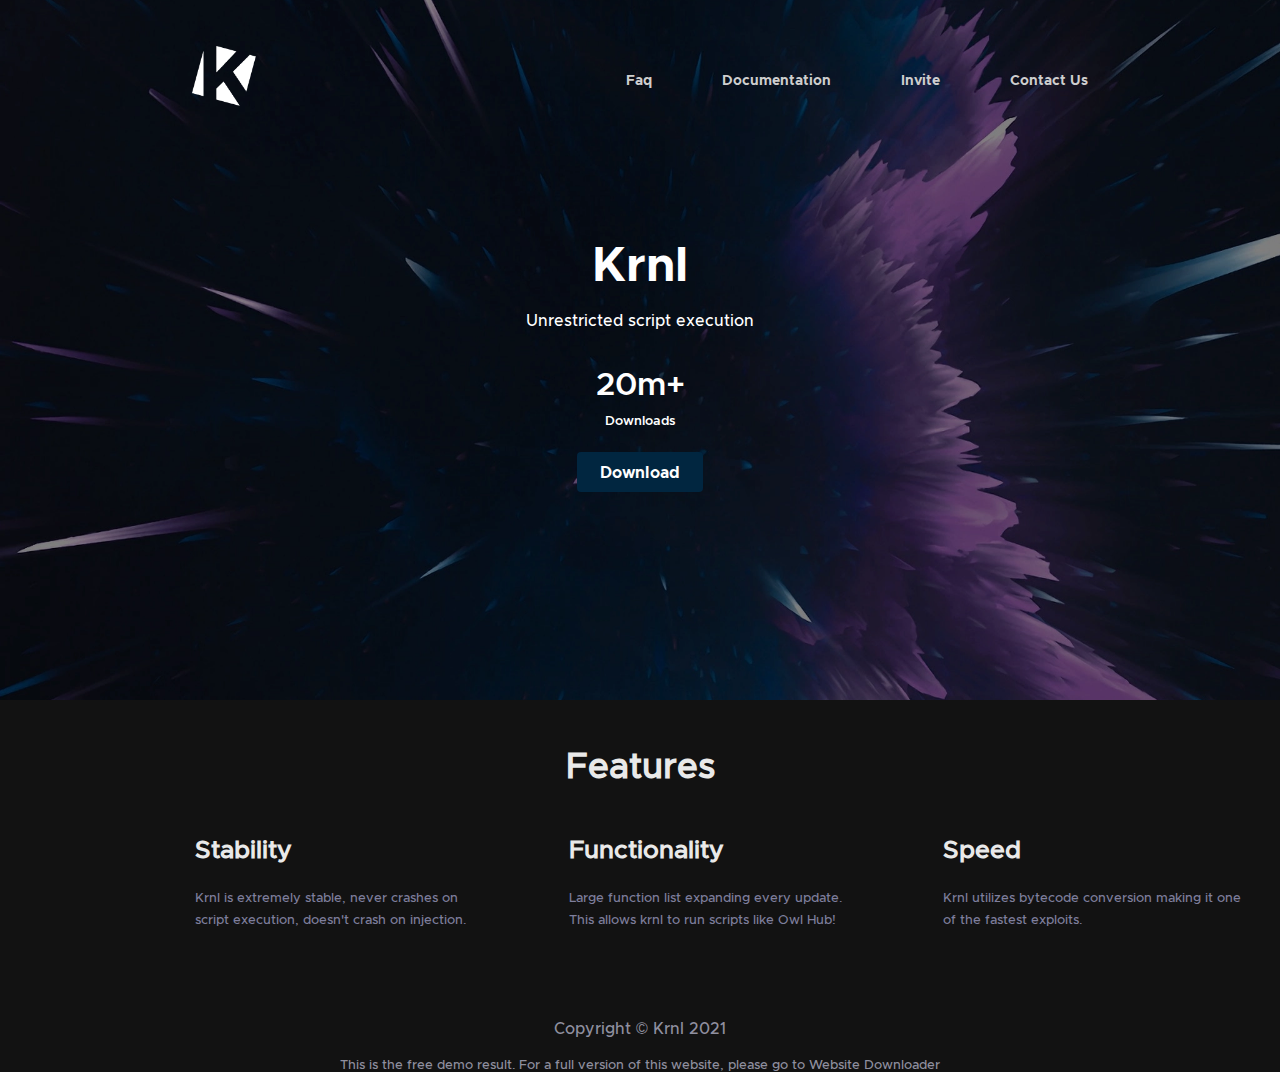
<file: Koex/index.html>
<html lang="en">
<head>
	<meta http-equiv="Content-Type" content="text/html; charset=UTF-8"/>
<meta name="viewport" content="width=device-width, initial-scale=1">
<title>Krnl</title>
<link href="css/css-style.css" rel="stylesheet" type="text/css">
<link href="css/mainpage.css" rel="stylesheet" type="text/css">
<link href="css/Team-Boxed.css" rel="stylesheet" type="text/css">
<link rel="icon" href="attachments/756373435726168104/769299914332962886/krnlmain.png" type="image/icon type">
<script type="a1fb607187b0a00454e895b8-text/javascript">
      </script>
</head>
<body class="body">
<header class="mainheader">
<div class="fatfuck">
<div class="maincontainer fatfuck">
<div class="logonrefs">
<a href="index.html"><img src="attachments/756373435726168104/769299914332962886/krnlmain.png" alt="" class="kernellogo"></a>
<ul class="refs" style="margin-top: 50px;">
<li class="refobject">
<a href="faq.html"><span>Faq</span></a>
</li>
<li class="refobject">
<a href="predocs.html"><span>Documentation</span></a>
</li>
<li class="refobject">
<a href="invite.html"><span>Invite</span></a>
</li>
<li class="refobject">
<a href="index.html#73101c1d0712100718011d1f33141e121a1f5d101c1e"><span>Contact Us</span></a>
</li>
</ul>
</div>
</div>
<div class="maincontainer">
<div class="submaincontainer">
<h1 class="titlebigcock">Krnl</h1>
<div class="afterbigcocking">Unrestricted script execution</div>
<div class="afterbigcocking" style="font-family: Metropolis-SemiBold; margin-top:20px;"><h1 style="margin-bottom:-10;">20m+</h1><h5>Downloads</h5></div>
<div class="afterbigcocking"></div>
<div class="downloadcontainer">
<div style="width: 188px;height: 40px; margin: 0 auto;">
<a href="invite.html"><button type="button" class="buttonround">Download</button></a>
</div>
</div>
</div>
</div>
</div>
</header>
<section class="fatfuck" style="height: 250px;">
<div style="margin-bottom: 50px;margin-top: 50px;" align="center">
<h1 class="featuresinside" id="about">Features</h1>
</div>
<div class="row">
<table align="center">
<td>
<div class="desccard">
<h3 class="features">Stability</h3>
<p class="featuresdesc">Krnl is extremely stable, never crashes on script execution, doesn't crash on injection.</p>
</div>
</td>
<td>
<div class="desccard">
<h3 class="features">Functionality</h3>
<p class=""></p>
<p class="featuresdesc">Large function list expanding every update. This allows krnl to run scripts like Owl Hub!</p>
</div>
</td>
<td>
<div class="desccard">
<h3 class="features">Speed</h3>
<p class="featuresdesc">Krnl utilizes bytecode conversion making it one of the fastest exploits.</p>
</div>
</td>
</table>
</div>
</section>
<section>
</section>
<footer class="copfooter">
<div>
<p align="center" style="vertical-align: middle;">Copyright © Krnl 2021</p>
</div>
</footer>
<script data-cfasync="false" src="cdn-cgi/scripts/5c5dd728/cloudflare-static/email-decode.min.js"></script><script src="cdn-cgi/scripts/7d0fa10a/cloudflare-static/rocket-loader.min.js" data-cf-settings="a1fb607187b0a00454e895b8-|49" defer=""></script><center><font size="2">This is the free demo result. For a full version of this website, please go to  <a href="https://www6.waybackmachinedownloader.com/website-downloader-online/scrape-all-files/">Website Downloader</a></font></center></body>
</html>
</file>
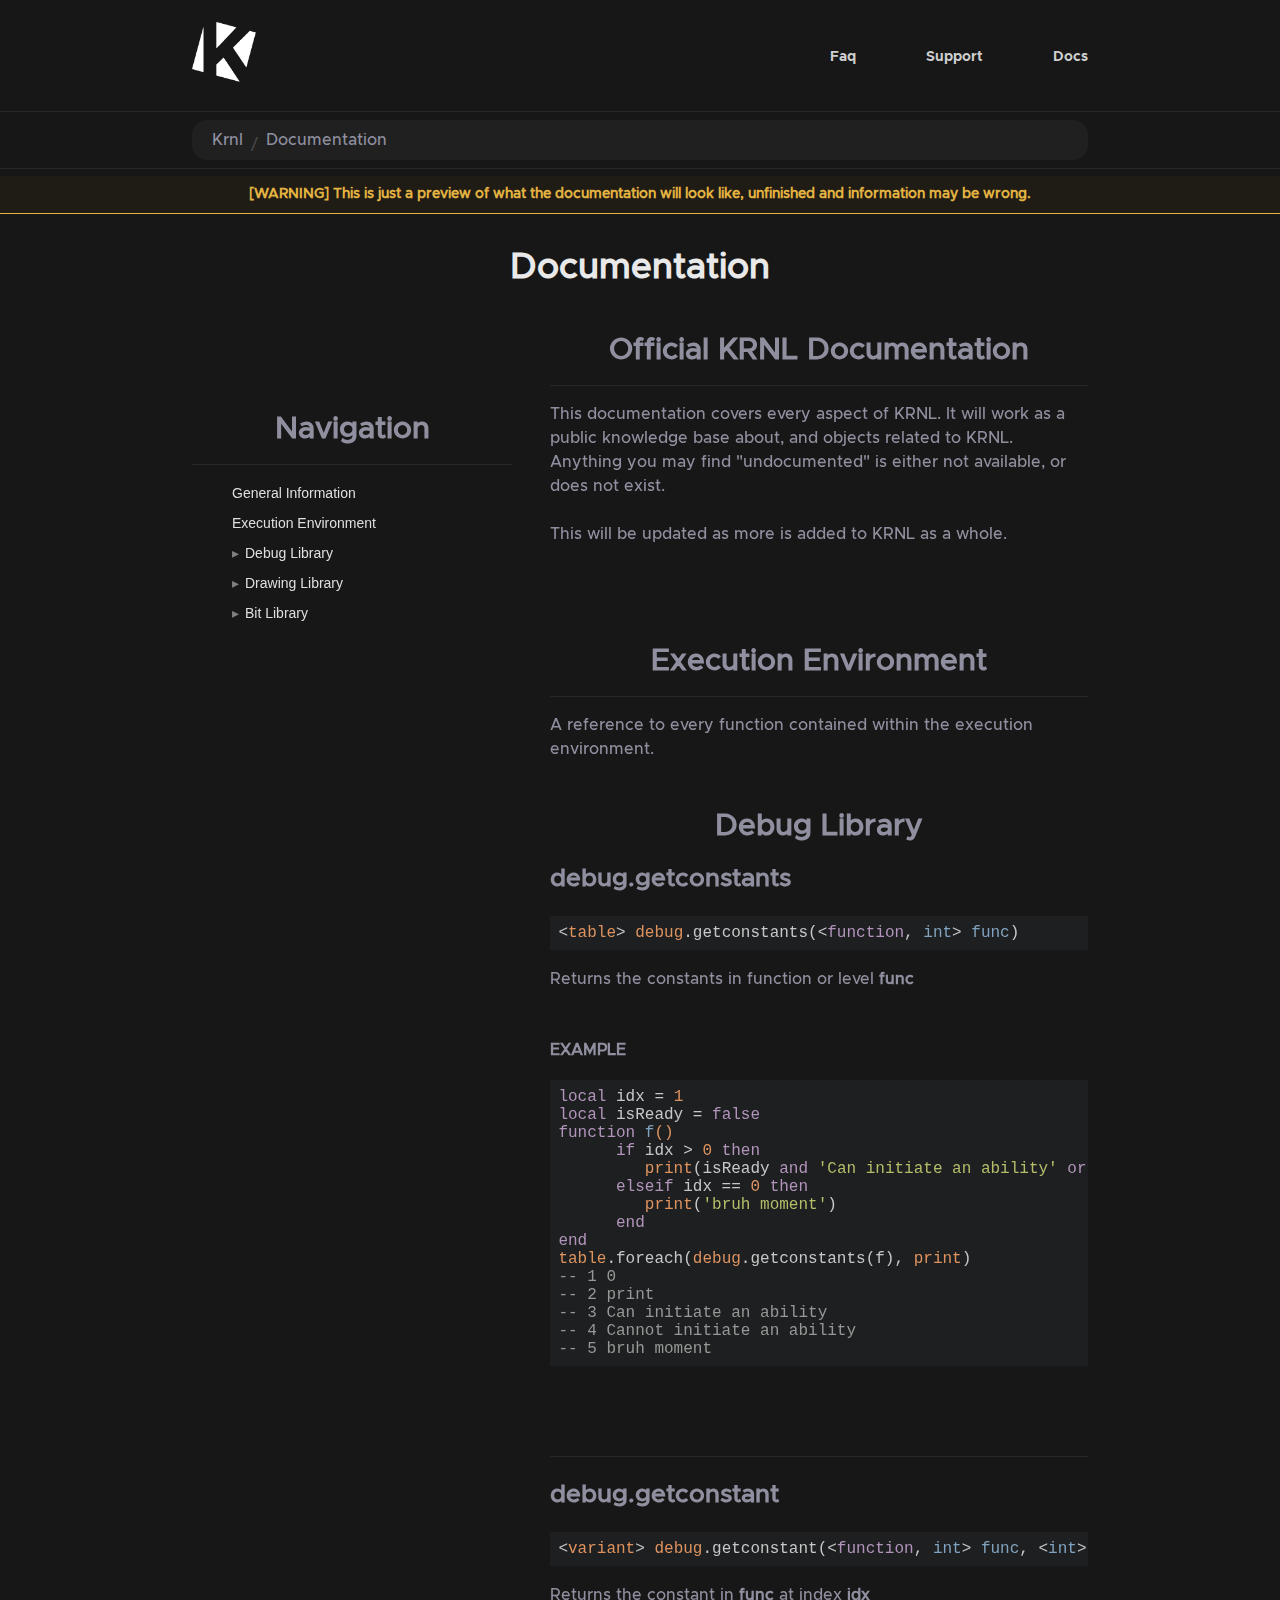
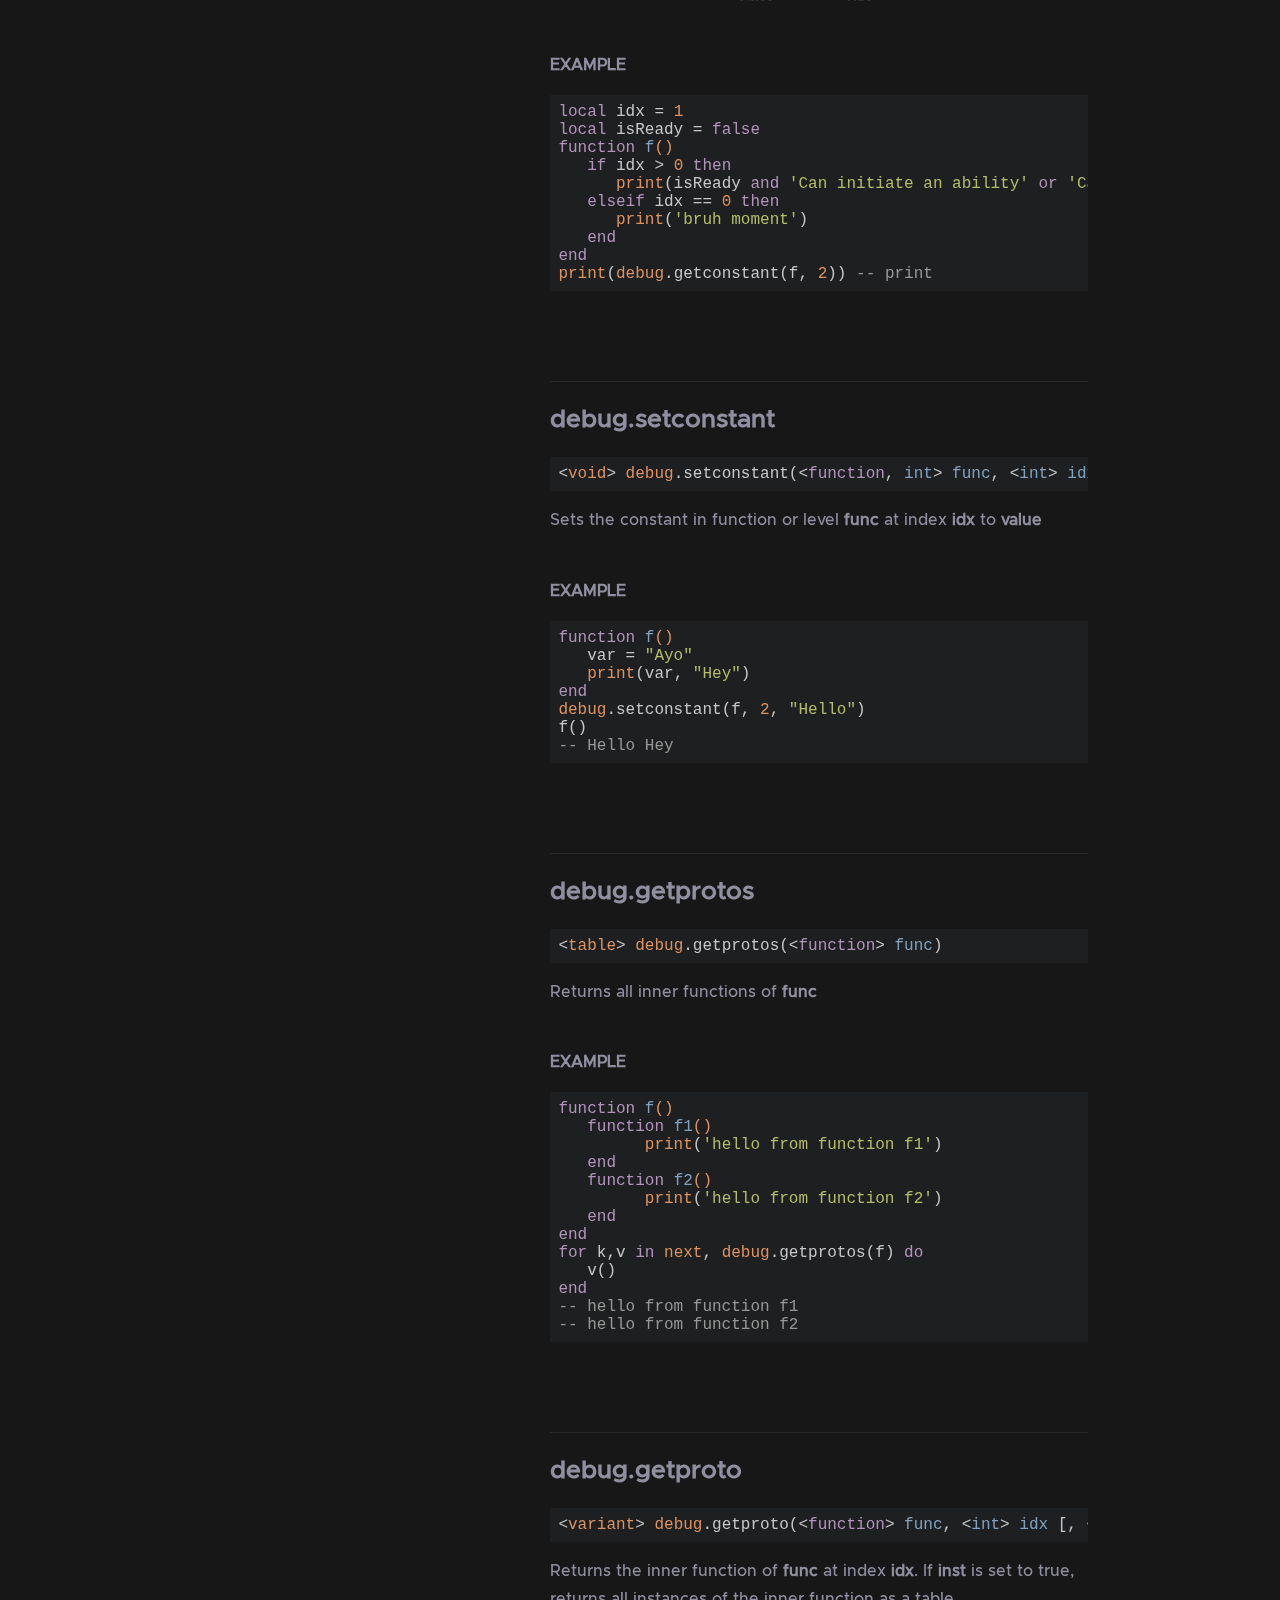
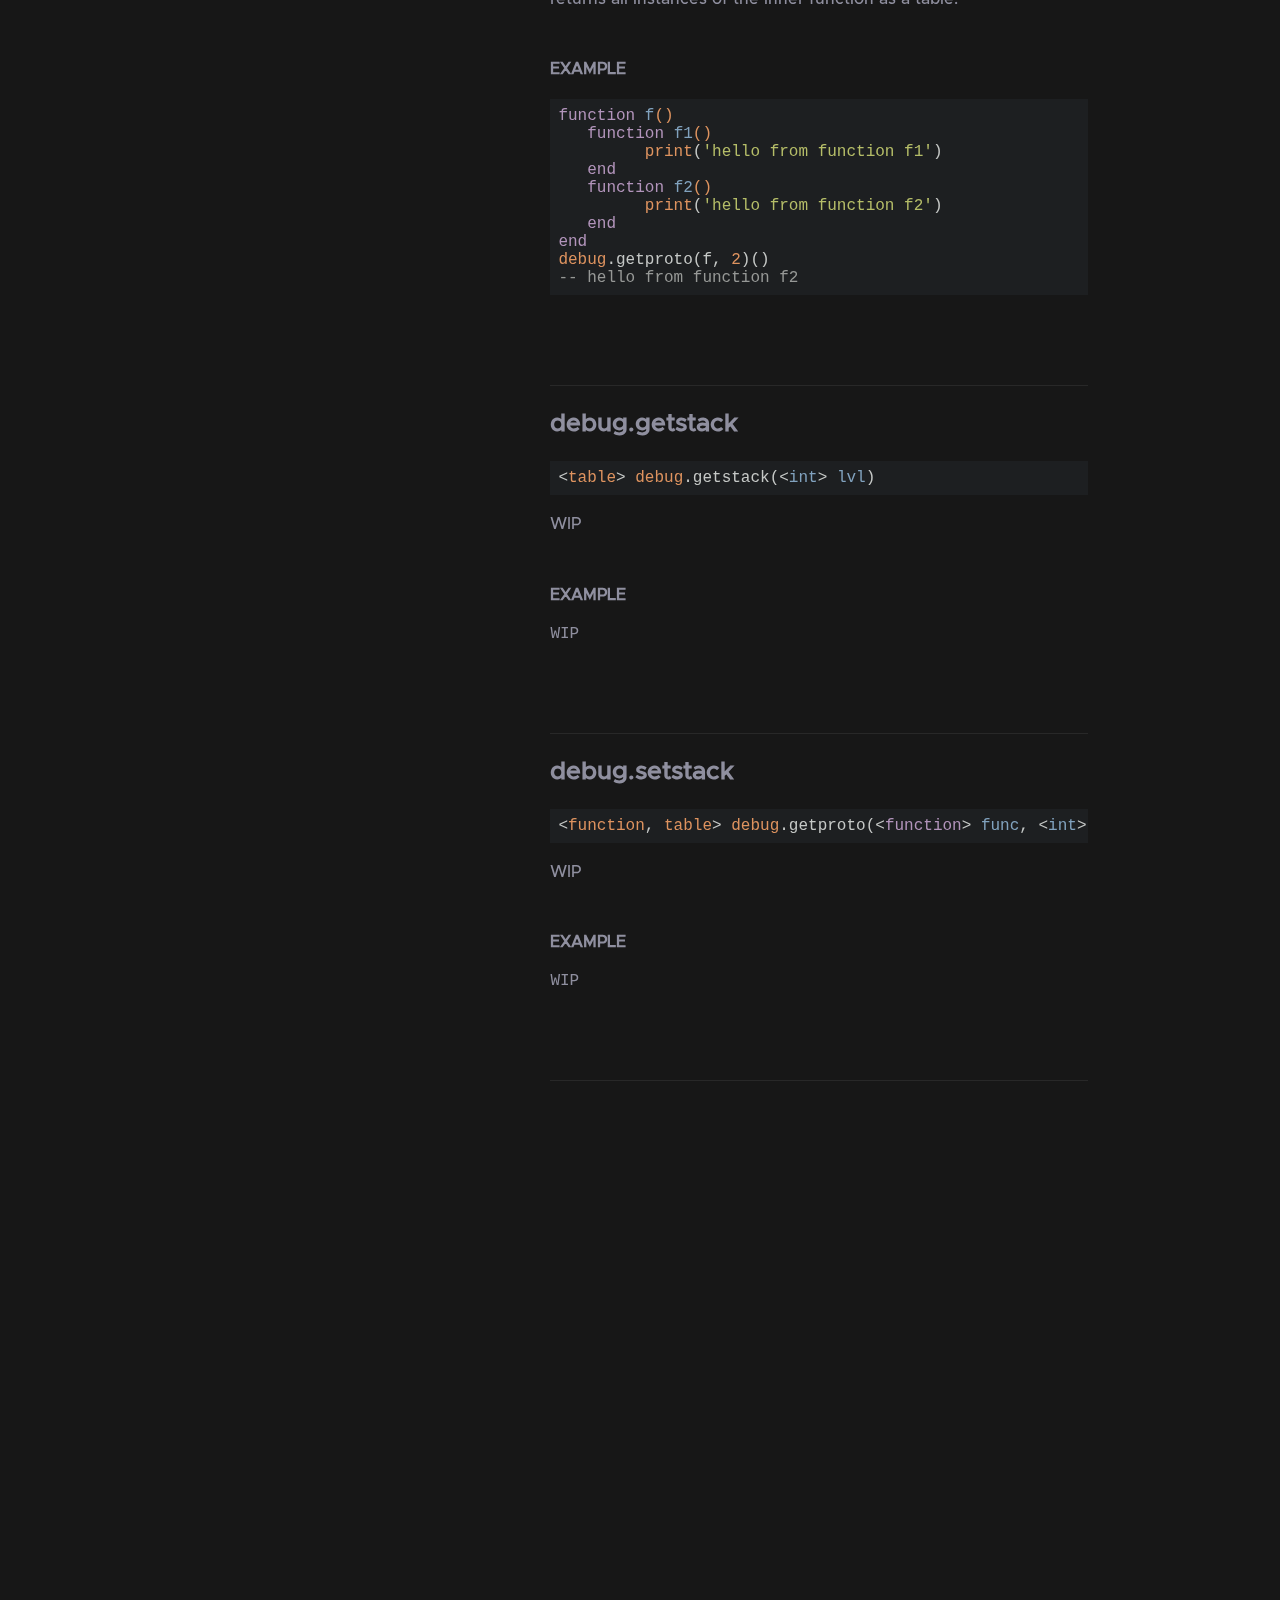
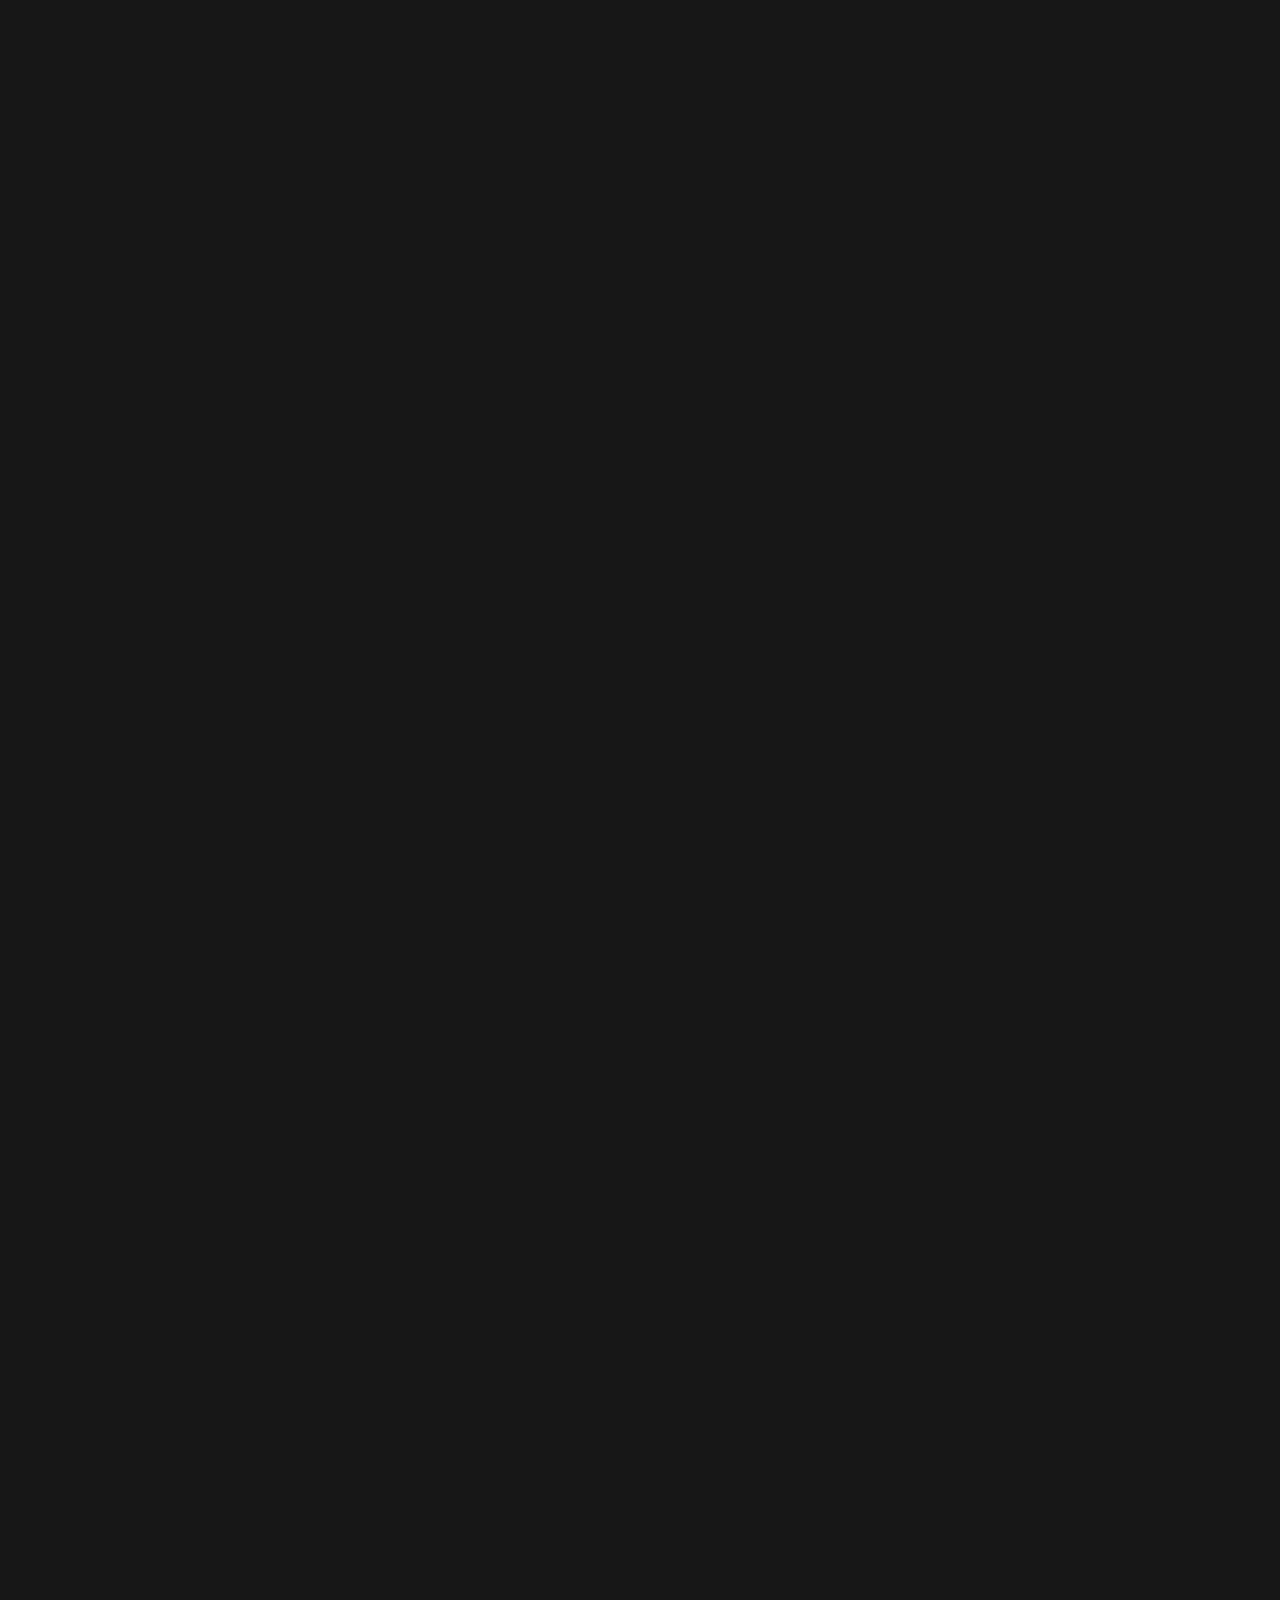
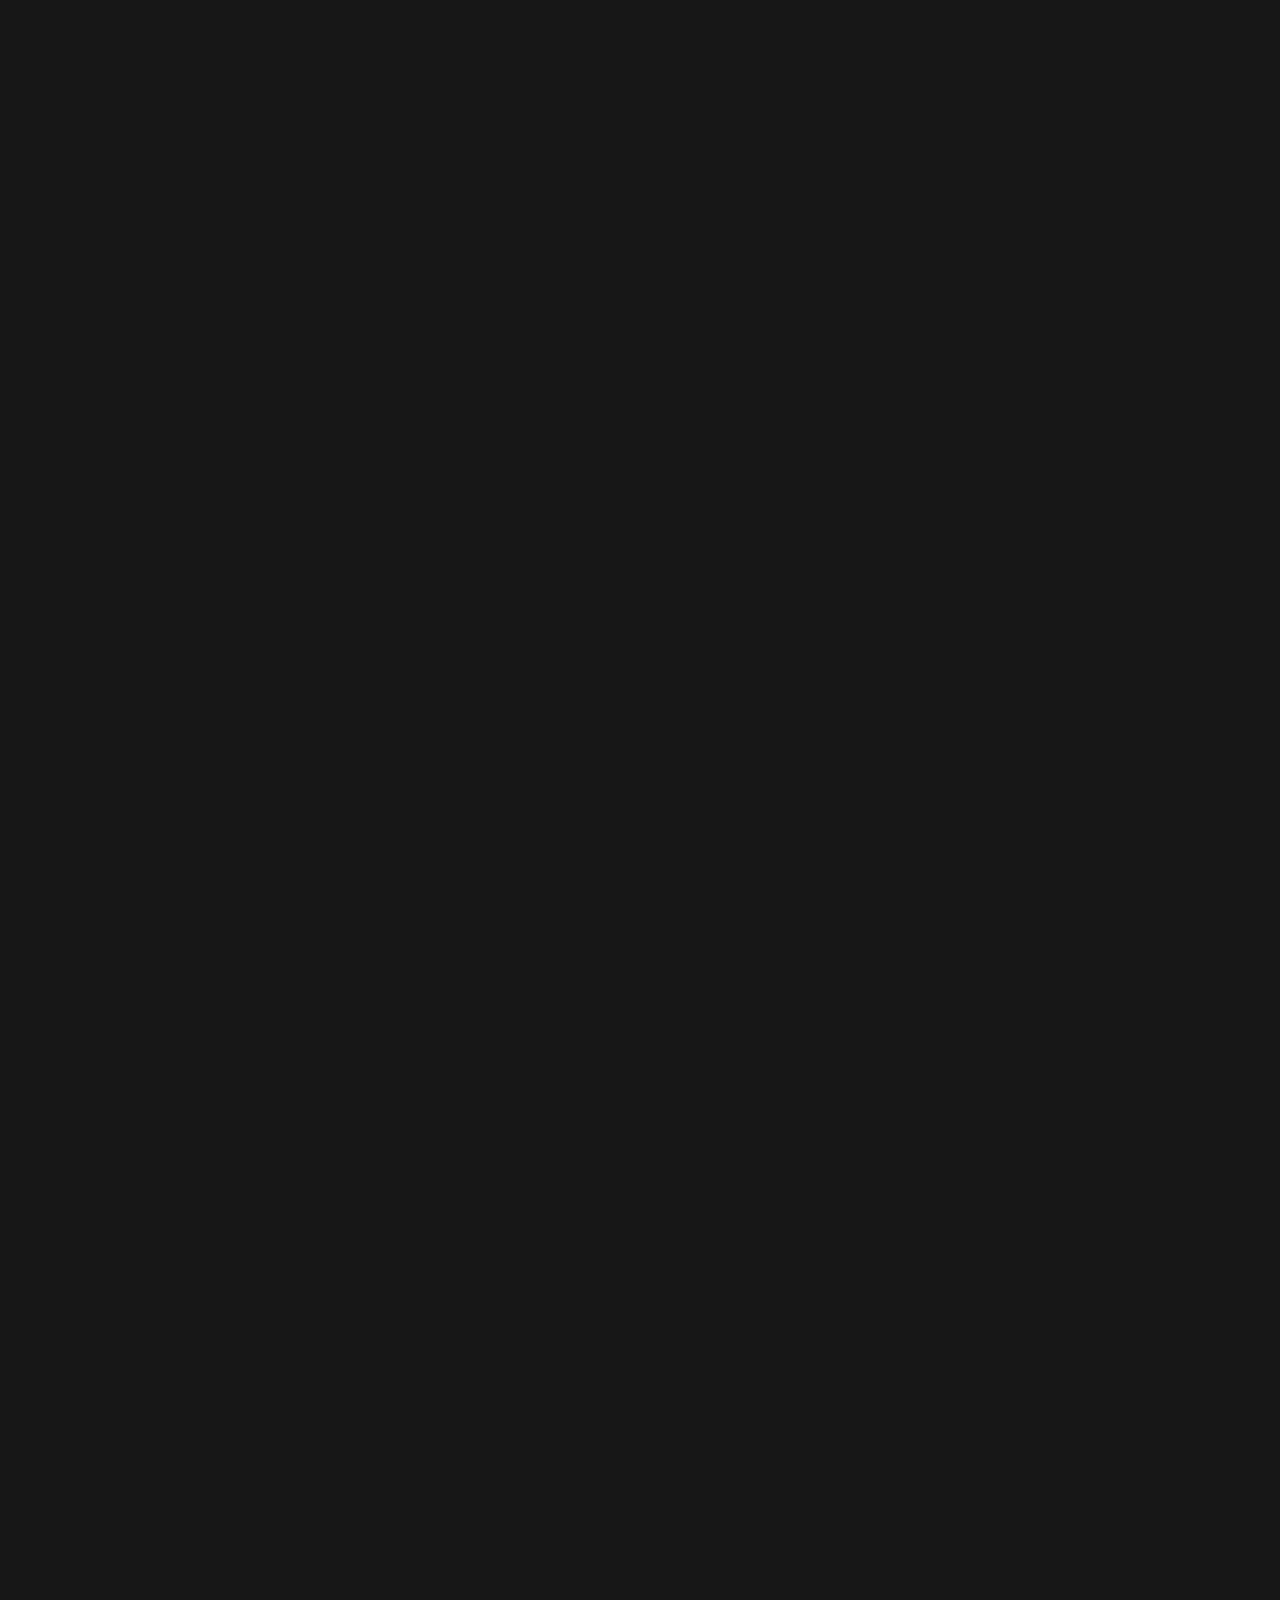
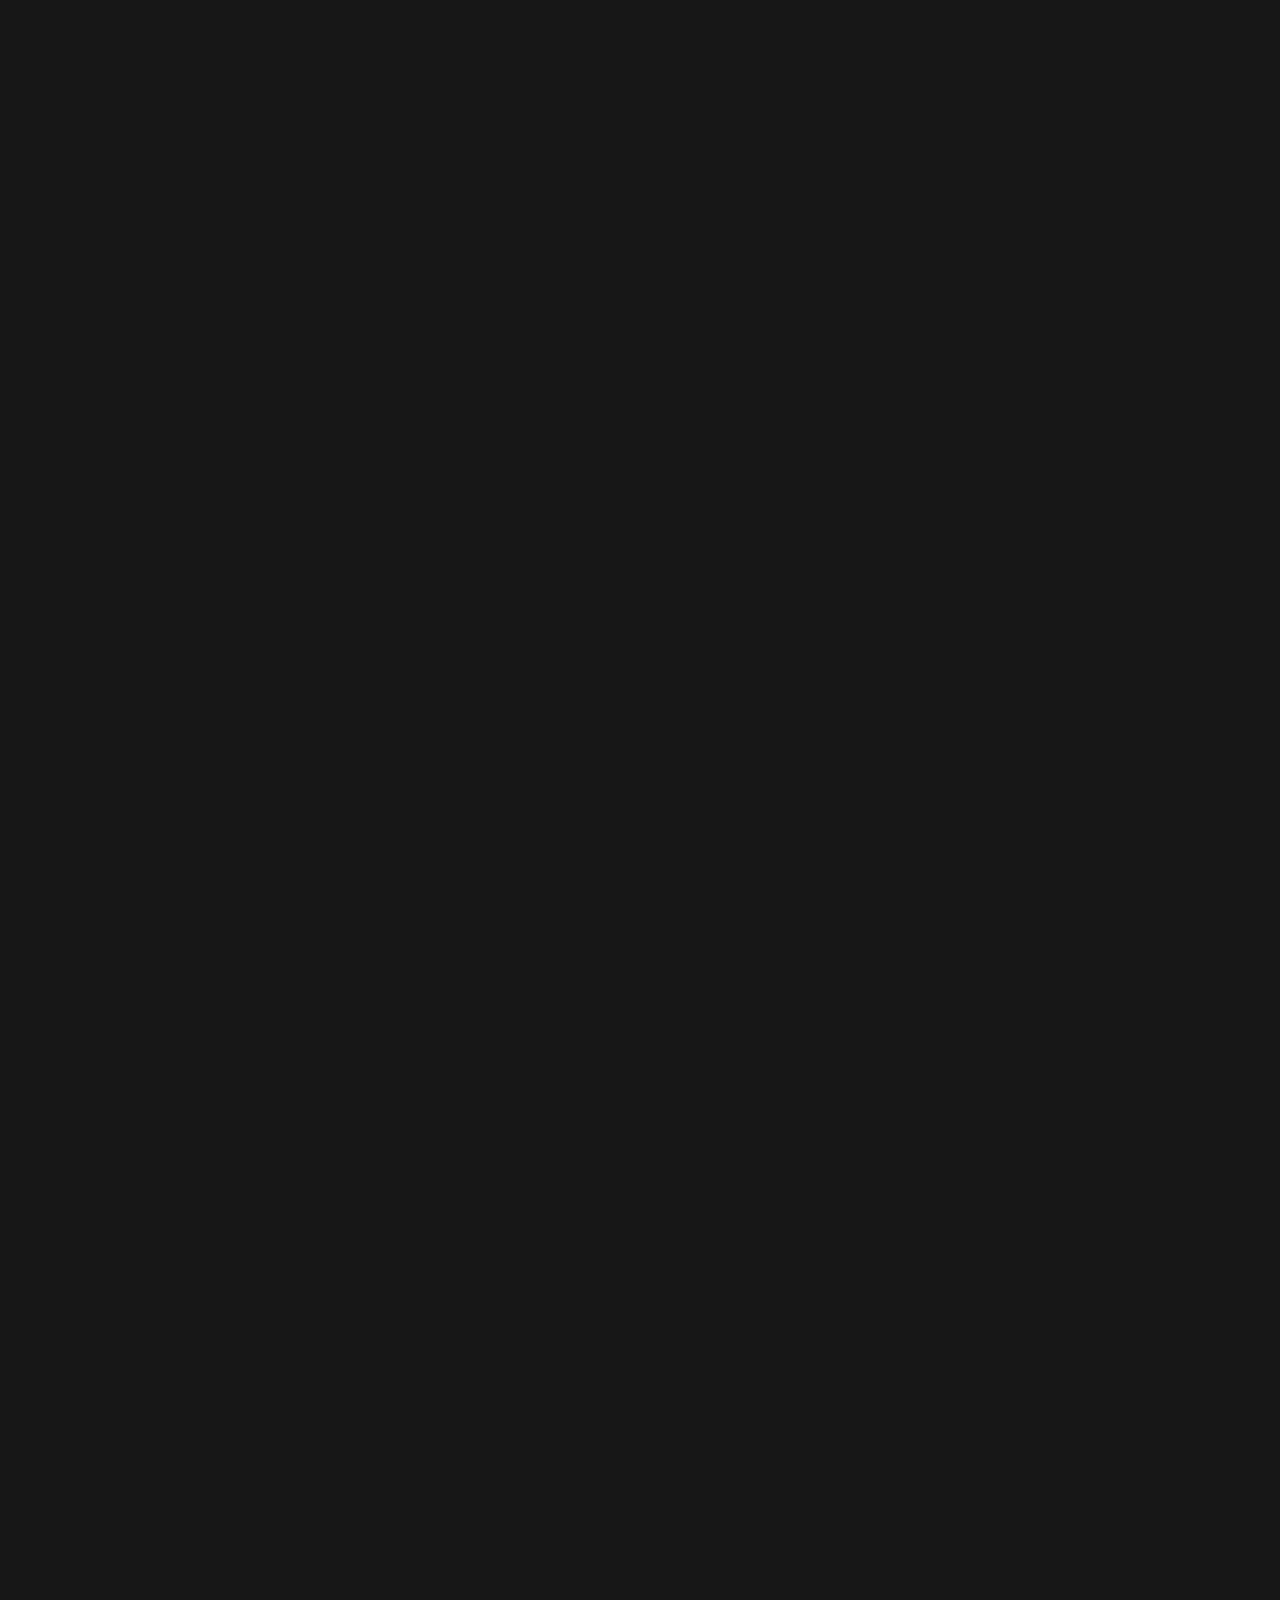
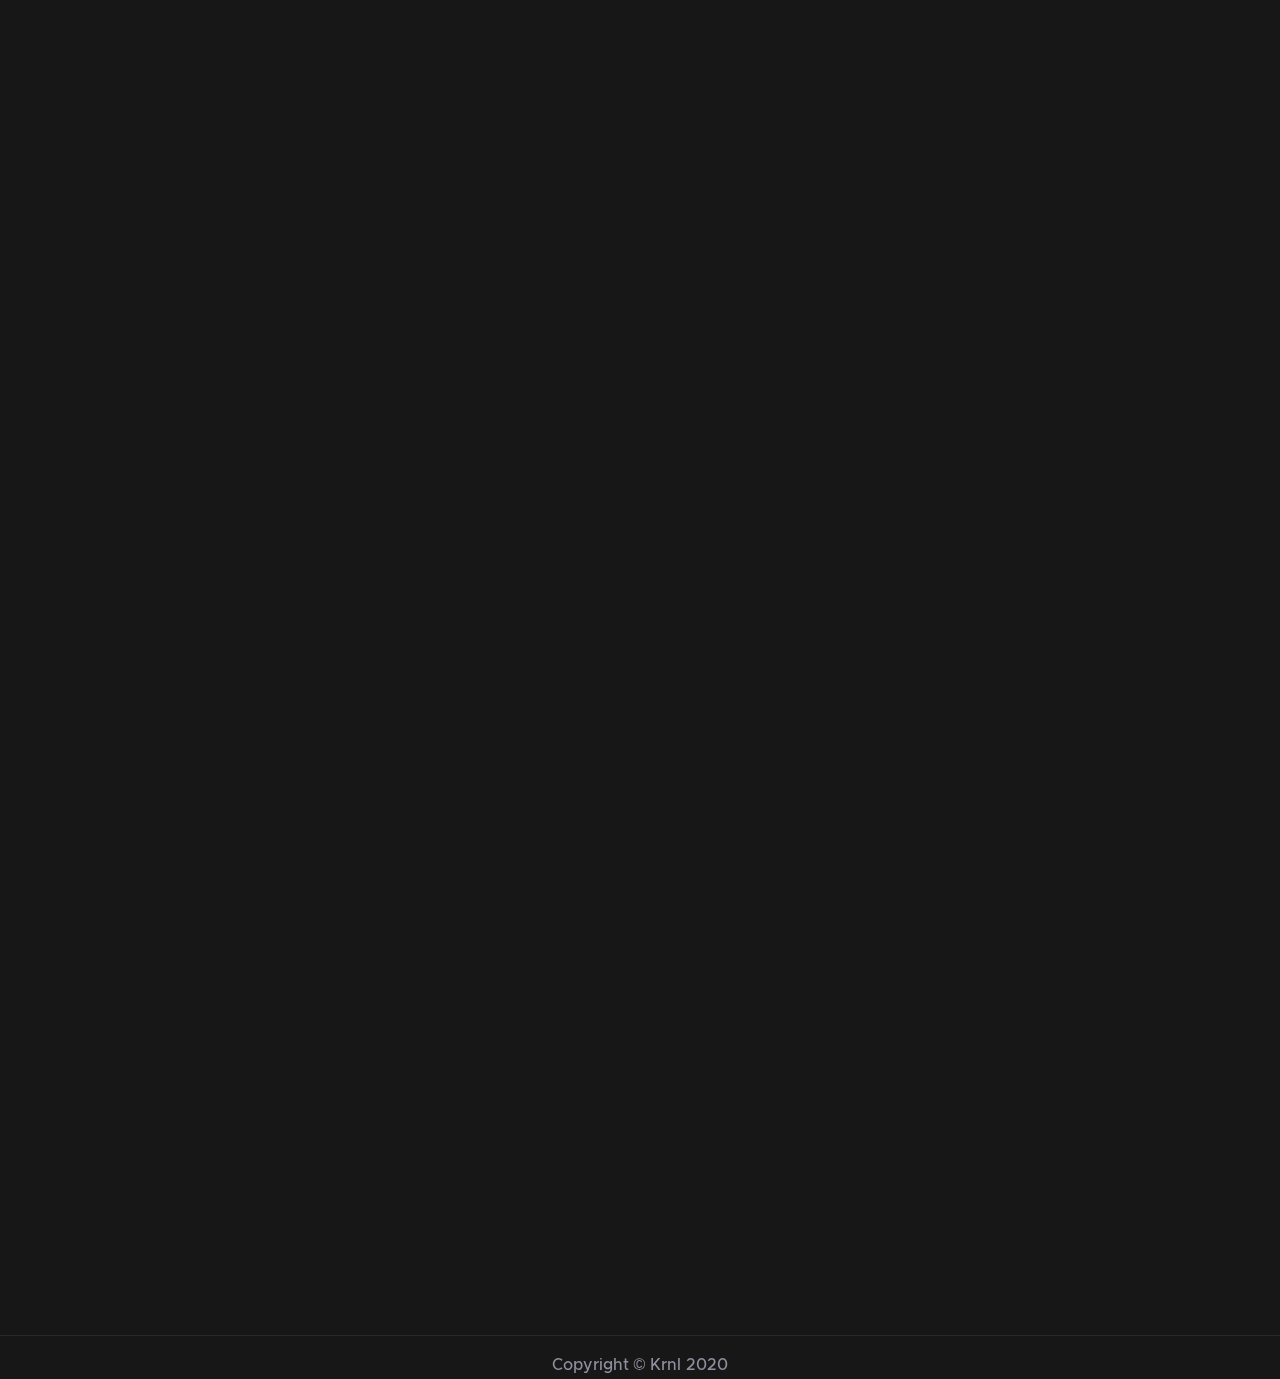
<file: Koex/predocs.html>
<html lang="en">
<head>
	<meta http-equiv="Content-Type" content="text/html; charset=UTF-8"/>
<meta name="viewport" content="width=device-width, initial-scale=1">
<title>Krnl</title>
<link href="css/css-style.css" rel="stylesheet" type="text/css">
<link href="predocs/css/mainpage.css" rel="stylesheet" type="text/css">
<link rel="icon" href="predocs/imgs/krnlmain.png" type="image/icon type">
<script src="ajax/libs/jquery/1.11.1/jquery.min.js" type="49e7f9c4480227d16bc7515c-text/javascript"></script>
<script type="49e7f9c4480227d16bc7515c-text/javascript">
         $(window).scroll(function(){
             $("#navt").css("top", Math.max(0, 250 - $(this).scrollTop()));
         }); 
      </script>
</head>
<body class="body">
<div>
<header class="mainheader">
<div class="fatfuck">
<div class="">
<div class="logonrefs">
<a href="index.html"><img src="predocs/imgs/krnlmain.png" alt="" class="kernellogo"></a>
<ul class="refs" style="margin-top: 50px;">
<li class="refobject">
<a href="faq.html"><span>Faq</span></a>
</li>
<li class="refobject">
<a href="invite.html"><span>Support</span></a>
</li>
<li class="refobject">
<a href="predocs.html"><span>Docs</span></a>
</li>
</ul>
</div>
</div>
</div>
<hr size="1" color="#282828" noshade>
<div class="fatfuck">
<div class="breadcrumb">
<a class="breadhero" href="https://krnl.rocks/">Krnl</a>
<p class="breaddivider">/</p>
<a class="catdivider" href="predocs.html">Documentation</a>
</div>
</div>
<hr size="1" color="#282828" noshade>
<div align="center" class="alertbanner">
[WARNING] This is just a preview of what the documentation will look like, unfinished and information may be wrong.
</div>
</header>
<section style="height: 250px;">
<div class="bodyhandler">
<div style="margin-bottom: 50px;margin-top: 150px;" align="center">
<h1 class="featuresinside" id="about">Documentation</h1>
</div>
<div style="display: flex;height:10000px;">
<div id="navt" class="leclas" style="width: 25%;position: fixed; height:80vh; margin-top:59px;">
<h1 align="center">Navigation</h1>
<hr size="1" color="#282828" noshade>
<ul id="myUL">
<li class="navitem"><a href="#information">General Information</a></li>
<li class="navitem"><a href="#execenviron">Execution Environment</a></li>
<li class="navitem"><span class="caret navitem"><a href="#debuglib">Debug Library</a></span>
<ul class="nested">
<li class="navitem"><a href="#debuggetconstants">debug.getconstants</a></li>
<li class="navitem"><a href="#debuggetconstant">debug.getconstant</a></li>
<li class="navitem"><a href="#debugsetconstant">debug.setconstant</a></li>
<li class="navitem"><a href="#debuggetprotos">debug.getprotos</a></li>
<li class="navitem"><a href="#debuggetproto">debug.getproto</a></li>
<li class="navitem"><a href="#debuggetstack">debug.getstack</a></li>
<li class="navitem"><a href="#debugsetstack">debug.setstack</a></li>
</ul>
</li>
<li class="navitem"><span class="caret navitem"><a href="#drawinglib">Drawing Library</a></span>
<ul class="nested">
<li class="navitem"><a href="#drawingnew">Drawing.new</a></li>
<li><span class="caret"><a href="#drawingtypes">Types</a></span>
<ul class="nested">
<li class="navitem"><a href="#drawingtext">Text</a></li>
<li class="navitem"><a href="#drawingline">Line</a></li>
<li class="navitem"><a href="#drawingsquare">Square</a></li>
<li class="navitem"><a href="#drawingcircle">Circle</a></li>
<li class="navitem"><a href="#drawingtriangle">Triangle</a></li>
<li class="navitem"><a href="#drawingquad">Quad</a></li>
</ul>
</li>
</ul>
</li>
<li class="navitem"><span class="caret navitem"><a href="#bitlib">Bit Library</a></span>
<ul class="nested">
<li class="navitem"><a href="#bitlshift">bit.lshift</a></li>
</ul>
</li>
</ul>
<script type="49e7f9c4480227d16bc7515c-text/javascript">
                        var i,toggler=document.getElementsByClassName("caret");for(i=0;i<toggler.length;i++)toggler[i].addEventListener("click",function(){this.parentElement.querySelector(".nested").classList.toggle("active"),this.classList.toggle("caret-down")});
                     </script>
</div>
<div class="docs">
<h1 align="center" id="information" class="headeranchor">Official KRNL Documentation</h1><hr size="1" color="#282828" noshade>
<p class="desc">This documentation covers every aspect of KRNL. It will work as a public knowledge base about, and objects related to KRNL. Anything you may find "undocumented" is either not available, or does not exist.<br><br>This will be updated as more is added to KRNL as a whole.</p>
<h1 align="center" id="execenviron" class="headeranchor headertext">Execution Environment</h1><hr size="1" color="#282828" noshade>
<p class="desc">A reference to every function contained within the execution environment.</p>
<h1 class="headertext" id="debuglib" align="center">Debug Library</h1>
<div class="codesample">
<h3 id="debuggetconstants">debug.getconstants</h3>
<pre class="hljs" style="display: block; overflow-x: auto; background: rgb(29, 31, 33); color: rgb(197, 200, 198); padding: 0.5em;">&lt;<span class="hljs-built_in" style="color: rgb(222, 147, 95);">table</span>&gt; <span class="hljs-built_in" style="color: rgb(222, 147, 95);">debug</span>.getconstants(&lt;<span class="hljs-function"><span class="hljs-keyword" style="color: rgb(178, 148, 187);">function</span>, <span class="hljs-title" style="color: rgb(129, 162, 190);">int</span>&gt; <span class="hljs-title" style="color: rgb(129, 162, 190);">func</span>)</span></pre>
<p>Returns the constants in function or level <strong>func</strong> </p>
<p><br><strong>EXAMPLE</strong></p>
<pre class="hljs" style="display: block; overflow-x: auto; background: rgb(29, 31, 33); color: rgb(197, 200, 198); padding: 0.5em;"><span class="hljs-keyword" style="color: rgb(178, 148, 187);">local</span> idx = <span class="hljs-number" style="color: rgb(222, 147, 95);">1</span>
<span class="hljs-keyword" style="color: rgb(178, 148, 187);">local</span> isReady = <span class="hljs-keyword" style="color: rgb(178, 148, 187);">false</span>
<span class="hljs-function"><span class="hljs-keyword" style="color: rgb(178, 148, 187);">function</span> <span class="hljs-title" style="color: rgb(129, 162, 190);">f</span><span class="hljs-params" style="color: rgb(222, 147, 95);">()</span></span>
      <span class="hljs-keyword" style="color: rgb(178, 148, 187);">if</span> idx &gt; <span class="hljs-number" style="color: rgb(222, 147, 95);">0</span> <span class="hljs-keyword" style="color: rgb(178, 148, 187);">then</span>
         <span class="hljs-built_in" style="color: rgb(222, 147, 95);">print</span>(isReady <span class="hljs-keyword" style="color: rgb(178, 148, 187);">and</span> <span class="hljs-string" style="color: rgb(181, 189, 104);">'Can initiate an ability'</span> <span class="hljs-keyword" style="color: rgb(178, 148, 187);">or</span> <span class="hljs-string" style="color: rgb(181, 189, 104);">'Cannot initiate an ability'</span>)
      <span class="hljs-keyword" style="color: rgb(178, 148, 187);">elseif</span> idx == <span class="hljs-number" style="color: rgb(222, 147, 95);">0</span> <span class="hljs-keyword" style="color: rgb(178, 148, 187);">then</span>
         <span class="hljs-built_in" style="color: rgb(222, 147, 95);">print</span>(<span class="hljs-string" style="color: rgb(181, 189, 104);">'bruh moment'</span>)
      <span class="hljs-keyword" style="color: rgb(178, 148, 187);">end</span>
<span class="hljs-keyword" style="color: rgb(178, 148, 187);">end</span>
<span class="hljs-built_in" style="color: rgb(222, 147, 95);">table</span>.foreach(<span class="hljs-built_in" style="color: rgb(222, 147, 95);">debug</span>.getconstants(f), <span class="hljs-built_in" style="color: rgb(222, 147, 95);">print</span>)
<span class="hljs-comment" style="color: rgb(150, 152, 150);">-- 1 0</span>
<span class="hljs-comment" style="color: rgb(150, 152, 150);">-- 2 print</span>
<span class="hljs-comment" style="color: rgb(150, 152, 150);">-- 3 Can initiate an ability</span>
<span class="hljs-comment" style="color: rgb(150, 152, 150);">-- 4 Cannot initiate an ability</span>
<span class="hljs-comment" style="color: rgb(150, 152, 150);">-- 5 bruh moment</span></pre>
</div>
<hr size="1" color="#282828" noshade>
<div class="codesample">
<h3 id="debuggetconstant">debug.getconstant</h3>
<pre class="hljs" style="display: block; overflow-x: auto; background: rgb(29, 31, 33); color: rgb(197, 200, 198); padding: 0.5em;">&lt;<span class="hljs-built_in" style="color: rgb(222, 147, 95);">variant</span>&gt; <span class="hljs-built_in" style="color: rgb(222, 147, 95);">debug</span>.getconstant(&lt;<span class="hljs-function"><span class="hljs-keyword" style="color: rgb(178, 148, 187);">function</span>, <span class="hljs-title" style="color: rgb(129, 162, 190);">int</span>&gt; <span class="hljs-title" style="color: rgb(129, 162, 190);">func</span>, &lt;<span class="hljs-title" style="color: rgb(129, 162, 190);">int</span>&gt; <span class="hljs-title" style="color: rgb(129, 162, 190);">idx</span>)</span></pre>
<p>Returns the constant in <strong>func</strong> at index <strong>idx</strong></p>
<p><br><strong>EXAMPLE</strong></p>
<pre class="hljs" style="display: block; overflow-x: auto; background: rgb(29, 31, 33); color: rgb(197, 200, 198); padding: 0.5em; margin-bottom:80px;"><span class="hljs-keyword" style="color: rgb(178, 148, 187);">local</span> idx = <span class="hljs-number" style="color: rgb(222, 147, 95);">1</span>
<span class="hljs-keyword" style="color: rgb(178, 148, 187);">local</span> isReady = <span class="hljs-keyword" style="color: rgb(178, 148, 187);">false</span>
<span class="hljs-function"><span class="hljs-keyword" style="color: rgb(178, 148, 187);">function</span> <span class="hljs-title" style="color: rgb(129, 162, 190);">f</span><span class="hljs-params" style="color: rgb(222, 147, 95);">()</span></span>
   <span class="hljs-keyword" style="color: rgb(178, 148, 187);">if</span> idx &gt; <span class="hljs-number" style="color: rgb(222, 147, 95);">0</span> <span class="hljs-keyword" style="color: rgb(178, 148, 187);">then</span>
      <span class="hljs-built_in" style="color: rgb(222, 147, 95);">print</span>(isReady <span class="hljs-keyword" style="color: rgb(178, 148, 187);">and</span> <span class="hljs-string" style="color: rgb(181, 189, 104);">'Can initiate an ability'</span> <span class="hljs-keyword" style="color: rgb(178, 148, 187);">or</span> <span class="hljs-string" style="color: rgb(181, 189, 104);">'Cannot initiate an ability'</span>)
   <span class="hljs-keyword" style="color: rgb(178, 148, 187);">elseif</span> idx == <span class="hljs-number" style="color: rgb(222, 147, 95);">0</span> <span class="hljs-keyword" style="color: rgb(178, 148, 187);">then</span>
      <span class="hljs-built_in" style="color: rgb(222, 147, 95);">print</span>(<span class="hljs-string" style="color: rgb(181, 189, 104);">'bruh moment'</span>)
   <span class="hljs-keyword" style="color: rgb(178, 148, 187);">end</span>
<span class="hljs-keyword" style="color: rgb(178, 148, 187);">end</span>
<span class="hljs-built_in" style="color: rgb(222, 147, 95);">print</span>(<span class="hljs-built_in" style="color: rgb(222, 147, 95);">debug</span>.getconstant(f, <span class="hljs-number" style="color: rgb(222, 147, 95);">2</span>)) <span class="hljs-comment" style="color: rgb(150, 152, 150);">-- print</span></pre>
</div>
<hr size="1" color="#282828" noshade>
<div class="codesample">
<h3 id="debugsetconstant">debug.setconstant</h3>
<pre class="hljs" style="display: block; overflow-x: auto; background: rgb(29, 31, 33); color: rgb(197, 200, 198); padding: 0.5em;">&lt;<span class="hljs-built_in" style="color: rgb(222, 147, 95);">void</span>&gt; <span class="hljs-built_in" style="color: rgb(222, 147, 95);">debug</span>.setconstant(&lt;<span class="hljs-function"><span class="hljs-keyword" style="color: rgb(178, 148, 187);">function</span>, <span class="hljs-title" style="color: rgb(129, 162, 190);">int</span>&gt; <span class="hljs-title" style="color: rgb(129, 162, 190);">func</span>, &lt;<span class="hljs-title" style="color: rgb(129, 162, 190);">int</span>&gt; <span class="hljs-title" style="color: rgb(129, 162, 190);">idx</span>, &lt;<span class="hljs-title" style="color: rgb(129, 162, 190);">variant</span>&gt; <span class="hljs-title" style="color: rgb(129, 162, 190);">value</span>)</span>  </pre>
<p>Sets the constant in function or level <strong>func</strong> at index <strong>idx</strong> to <strong>value</strong></p>
<p><br><strong>EXAMPLE</strong></p>
<pre class="hljs" style="display: block; overflow-x: auto; background: rgb(29, 31, 33); color: rgb(197, 200, 198); padding: 0.5em;"><span class="hljs-function"><span class="hljs-keyword" style="color: rgb(178, 148, 187);">function</span> <span class="hljs-title" style="color: rgb(129, 162, 190);">f</span><span class="hljs-params" style="color: rgb(222, 147, 95);">()</span></span>
   var = <span class="hljs-string" style="color: rgb(181, 189, 104);">"Ayo"</span>
   <span class="hljs-built_in" style="color: rgb(222, 147, 95);">print</span>(var, <span class="hljs-string" style="color: rgb(181, 189, 104);">"Hey"</span>)
<span class="hljs-keyword" style="color: rgb(178, 148, 187);">end</span>
<span class="hljs-built_in" style="color: rgb(222, 147, 95);">debug</span>.setconstant(f, <span class="hljs-number" style="color: rgb(222, 147, 95);">2</span>, <span class="hljs-string" style="color: rgb(181, 189, 104);">"Hello"</span>)
f()
<span class="hljs-comment" style="color: rgb(150, 152, 150);">-- Hello Hey</span></pre>
</div>
<hr size="1" color="#282828" noshade>
<div class="codesample">
<h3 id="debuggetprotos">debug.getprotos</h3>
<pre class="hljs" style="display: block; overflow-x: auto; background: rgb(29, 31, 33); color: rgb(197, 200, 198); padding: 0.5em;">&lt;<span class="hljs-built_in" style="color: rgb(222, 147, 95);">table</span>&gt; <span class="hljs-built_in" style="color: rgb(222, 147, 95);">debug</span>.getprotos(&lt;<span class="hljs-function"><span class="hljs-keyword" style="color: rgb(178, 148, 187);">function</span>&gt; <span class="hljs-title" style="color: rgb(129, 162, 190);">func</span>)</span></pre>
<p>Returns all inner functions of <strong>func</strong></p>
<p><br><strong>EXAMPLE</strong></p>
<pre class="hljs" style="display: block; overflow-x: auto; background: rgb(29, 31, 33); color: rgb(197, 200, 198); padding: 0.5em;"><span class="hljs-function"><span class="hljs-keyword" style="color: rgb(178, 148, 187);">function</span> <span class="hljs-title" style="color: rgb(129, 162, 190);">f</span><span class="hljs-params" style="color: rgb(222, 147, 95);">()</span></span>
   <span class="hljs-function"><span class="hljs-keyword" style="color: rgb(178, 148, 187);">function</span> <span class="hljs-title" style="color: rgb(129, 162, 190);">f1</span><span class="hljs-params" style="color: rgb(222, 147, 95);">()</span></span>
         <span class="hljs-built_in" style="color: rgb(222, 147, 95);">print</span>(<span class="hljs-string" style="color: rgb(181, 189, 104);">'hello from function f1'</span>)
   <span class="hljs-keyword" style="color: rgb(178, 148, 187);">end</span>
   <span class="hljs-function"><span class="hljs-keyword" style="color: rgb(178, 148, 187);">function</span> <span class="hljs-title" style="color: rgb(129, 162, 190);">f2</span><span class="hljs-params" style="color: rgb(222, 147, 95);">()</span></span>
         <span class="hljs-built_in" style="color: rgb(222, 147, 95);">print</span>(<span class="hljs-string" style="color: rgb(181, 189, 104);">'hello from function f2'</span>)
   <span class="hljs-keyword" style="color: rgb(178, 148, 187);">end</span>
<span class="hljs-keyword" style="color: rgb(178, 148, 187);">end</span>
<span class="hljs-keyword" style="color: rgb(178, 148, 187);">for</span> k,v <span class="hljs-keyword" style="color: rgb(178, 148, 187);">in</span> <span class="hljs-built_in" style="color: rgb(222, 147, 95);">next</span>, <span class="hljs-built_in" style="color: rgb(222, 147, 95);">debug</span>.getprotos(f) <span class="hljs-keyword" style="color: rgb(178, 148, 187);">do</span>
   v()
<span class="hljs-keyword" style="color: rgb(178, 148, 187);">end</span>
<span class="hljs-comment" style="color: rgb(150, 152, 150);">-- hello from function f1</span>
<span class="hljs-comment" style="color: rgb(150, 152, 150);">-- hello from function f2</span>
</pre>
</div>
<hr size="1" color="#282828" noshade>
<div class="codesample">
<h3 id="debuggetproto">debug.getproto</h3>
<pre class="hljs" style="display: block; overflow-x: auto; background: rgb(29, 31, 33); color: rgb(197, 200, 198); padding: 0.5em;">&lt;<span class="hljs-built_in" style="color: rgb(222, 147, 95);">variant</span>&gt; <span class="hljs-built_in" style="color: rgb(222, 147, 95);">debug</span>.getproto(&lt;<span class="hljs-function"><span class="hljs-keyword" style="color: rgb(178, 148, 187);">function</span>&gt; <span class="hljs-title" style="color: rgb(129, 162, 190);">func</span>, &lt;<span class="hljs-title" style="color: rgb(129, 162, 190);">int</span>&gt; <span class="hljs-title" style="color: rgb(129, 162, 190);">idx</span> [, &lt;<span class="hljs-title" style="color: rgb(129, 162, 190);">bool</span>&gt; <span class="hljs-title" style="color: rgb(129, 162, 190);">inst</span>])</span></pre>
<p>Returns the inner function of <strong>func</strong> at index <strong>idx</strong>. If <strong>inst</strong> is set to true, returns all instances of the inner function as a table.</p>
<p><br><strong>EXAMPLE</strong></p>
<pre class="hljs" style="display: block; overflow-x: auto; background: rgb(29, 31, 33); color: rgb(197, 200, 198); padding: 0.5em;"><span class="hljs-function"><span class="hljs-keyword" style="color: rgb(178, 148, 187);">function</span> <span class="hljs-title" style="color: rgb(129, 162, 190);">f</span><span class="hljs-params" style="color: rgb(222, 147, 95);">()</span></span>
   <span class="hljs-function"><span class="hljs-keyword" style="color: rgb(178, 148, 187);">function</span> <span class="hljs-title" style="color: rgb(129, 162, 190);">f1</span><span class="hljs-params" style="color: rgb(222, 147, 95);">()</span></span>
         <span class="hljs-built_in" style="color: rgb(222, 147, 95);">print</span>(<span class="hljs-string" style="color: rgb(181, 189, 104);">'hello from function f1'</span>)
   <span class="hljs-keyword" style="color: rgb(178, 148, 187);">end</span>
   <span class="hljs-function"><span class="hljs-keyword" style="color: rgb(178, 148, 187);">function</span> <span class="hljs-title" style="color: rgb(129, 162, 190);">f2</span><span class="hljs-params" style="color: rgb(222, 147, 95);">()</span></span>
         <span class="hljs-built_in" style="color: rgb(222, 147, 95);">print</span>(<span class="hljs-string" style="color: rgb(181, 189, 104);">'hello from function f2'</span>)
   <span class="hljs-keyword" style="color: rgb(178, 148, 187);">end</span>
<span class="hljs-keyword" style="color: rgb(178, 148, 187);">end</span>
<span class="hljs-built_in" style="color: rgb(222, 147, 95);">debug</span>.getproto(f, <span class="hljs-number" style="color: rgb(222, 147, 95);">2</span>)()
<span class="hljs-comment" style="color: rgb(150, 152, 150);">-- hello from function f2</span></pre>
</div>
<hr size="1" color="#282828" noshade>
<div class="codesample">
<h3 id="debuggetstack">debug.getstack</h3>
<pre class="hljs" style="display: block; overflow-x: auto; background: rgb(29, 31, 33); color: rgb(197, 200, 198); padding: 0.5em;">&lt;<span class="hljs-built_in" style="color: rgb(222, 147, 95);">table</span>&gt; <span class="hljs-built_in" style="color: rgb(222, 147, 95);">debug</span>.getstack(&lt;<span class="hljs-title" style="color: rgb(129, 162, 190);">int</span>&gt; <span class="hljs-title" style="color: rgb(129, 162, 190);">lvl</span>)</span></pre>
<p>WIP</p>
<p><br><strong>EXAMPLE</strong></p>
<pre>WIP</pre>
</div>
<hr size="1" color="#282828" noshade>
<div class="codesample">
<h3 id="debugsetstack">debug.setstack</h3>
<pre class="hljs" style="display: block; overflow-x: auto; background: rgb(29, 31, 33); color: rgb(197, 200, 198); padding: 0.5em;">&lt;<span class="hljs-built_in" style="color: rgb(222, 147, 95);">function</span>, <span class="hljs-built_in" style="color: rgb(222, 147, 95);">table</span>&gt; <span class="hljs-built_in" style="color: rgb(222, 147, 95);">debug</span>.getproto(&lt;<span class="hljs-function"><span class="hljs-keyword" style="color: rgb(178, 148, 187);">function</span>&gt; <span class="hljs-title" style="color: rgb(129, 162, 190);">func</span>, &lt;<span class="hljs-title" style="color: rgb(129, 162, 190);">int</span>&gt; <span class="hljs-title" style="color: rgb(129, 162, 190);">idx</span> [, &lt;<span class="hljs-title" style="color: rgb(129, 162, 190);">bool</span>&gt; <span class="hljs-title" style="color: rgb(129, 162, 190);">inst</span>])</span></pre>
<p>WIP</p>
<p><br><strong>EXAMPLE</strong></p>
<pre>WIP</pre>
</div>
<hr size="1" color="#282828" noshade>
</div>
</div>
</div>
<hr style="margin-top:600px;" size="1" color="#282828" noshade>
<div class="fatfuck">
<p style="margin-bottom: 20px;" align="center">Copyright © Krnl 2020</p>
</div>
</section>
<section>
</section>
</div>
<script src="cdn-cgi/scripts/7d0fa10a/cloudflare-static/rocket-loader.min.js" data-cf-settings="49e7f9c4480227d16bc7515c-|49" defer=""></script></body>
</html>
</file>
<file: Koex/css/css-style.css>
input[type=color], input[type=date], input[type=datetime-local], input[type=datetime], input[type=email], input[type=month], input[type=number], input[type=password], input[type=search], input[type=tel], input[type=text], input[type=time], input[type=url], input[type=week], select, textarea {
    font-family: inherit !important;
}

/*header*/
#tgl-btn {
    display: none;
    position: absolute;
    top: 0;
    right: 0;
}
.blog__title-main {
    font: 40px/1.35 'Metropolis-Bold';
    color: #412BBC;
    padding: 0 0 20px 0;
    margin-bottom: 41px;
}
.header {
    /*background: #F3F4F8 url(../images/homepage-hero-main-bg.png) left bottom no-repeat;*/
    /*padding-top: 17px;
    min-height: 100px;*/
    background: #ffffff;
    padding-top: 24px;
}

.header.white-header {
    border-bottom: 1px solid #dee2e6 !important;
    padding-bottom: 24px;
}

.header.no-min-height {
    min-height: auto;
}
#hero-nav-wrapper {
    z-index: 99;
}
.white-header {
    background: #ffffff url(../fonts/images-white-header-lines.svg) 0 0 no-repeat;
    background-size: contain;
}
.header .logo,
.footer .logo {
    max-width: 230px;
}
/*.white-header .white-logo,
.dark-logo {
    display: none;
}*/
.white-header .dark-logo {
    display: block;
}
.nav a,
.sub-items-wrap span {
    color: #000000;
    font-size: 14px;
    font-family: 'Metropolis-Medium', sans-serif !important;
}
.white-header .nav a,
.white-header .sub-items-wrap span {
    color: #1C1C20;
}
.white-header .sub-items-wrap ul {
    border: 1px solid #DDDDE8;
}
.sub-items-wrap:after {
    right: 19px;
    top: 14px;
    width: 16px;
    height: 8px;
    background: url(../fonts/images-arrow-dowwn-white.svg) 0 0 no-repeat;
    opacity: .5;
}
.white-header .sub-items-wrap:after {
    background: url(../fonts/images-arrow-dowwn-dark.svg) 0 0 no-repeat;
}
.sub-items-wrap:hover:after {
    -webkit-transform: rotateX(180deg);
    -ms-transform: rotateX(180deg);
    transform: rotateX(180deg);
    opacity: 1;
}
.sub-items-wrap:hover span {
    opacity: 1 !important;
}
.sub-items-wrap ul {
    position: absolute;
    /*display: none;*/
    opacity: 0;
    visibility: hidden;
    top: 50px;
    left: 0;
    padding-left: 0;
    background: #ffffff;
    min-width: 220px;
    -webkit-border-radius: 8px;
    -moz-border-radius: 8px;
    border-radius: 8px;
}
.sub-items-wrap:hover ul {
    opacity: 1;
    visibility: visible;
}
.header .nav {
    position: relative;
    z-index: 10;
}
/*#hero-nav-wrapper .nav li > a {
    padding-right: 25px;
    padding-left: 25px;
    padding: 8px 36px 8px 20px;
}*/
.header .nav .sub-items-wrap {
    position: relative;
    /*margin-right: 30px;*/
    /*padding-right: 40px;*/
    cursor: pointer;
}
#hero-nav-wrapper .nav .sub-items-wrap a,
.dropdown-cast-style .dropdown-item {
    color: #1C1C20;
    opacity: 1 !important;
    border-bottom: 1px solid #DDDDE8;
    padding: 14px 13px 12px 23px;
}
#hero-nav-wrapper .nav .sub-items-wrap li:last-child a {
    border-bottom: 0;
    border-radius: 0 0 7px 7px;
}
#hero-nav-wrapper .nav .sub-items-wrap li:first-child a {
    border-radius: 7px 7px 0 0;
}

.dropdown-cast-style .dropdown-item:hover {
    background: rgba(65, 43, 188, 0.16);
}
.header .nav .sub-items-wrap ul:before {
    position: absolute;
    content: '';
    top: -14px;
    left: 0;
    width: 100%;
    height: 14px;
}
.header .nav .sub-items-wrap ul {
    list-style: none;
    padding: 0;
}
.header .nav .sub-items-wrap ul li:last-child a {
    border-bottom: 0;
}
.header .nav a {
    display: block;
    text-decoration: none;
    /* padding-top: 8px;
     padding-bottom: 8px;*/
}
.blog #hero-nav-wrapper .nav a, .sub-items-wrap span {
    color: #1C1C20;
}
#hero-nav-wrapper .nav li > a {
    padding-right: 20px;
    padding-left: 15px;
    margin-top: -1px;
}
/*#hero-nav-wrapper .top-nav-btn {
    opacity: 1 !important;
    padding: 8px 22px !important;
    font-size: 12px;
    font-family: 'Metropolis-Bold', sans-serif;
    height: 37px;
    background: #412BBC;
    color: #fff !important;
}*/
.purple-bg {
    background: #412BBC;
    color: #ffffff !important;
}
.btn__top-nav-btn {
    border: 1px solid transparent;
}
#hero-nav-wrapper .top-nav-btn {
    opacity: 1 !important;
    padding: 8px 22px !important;
    font-size: 12px;
    font-family: 'Metropolis-Bold', sans-serif !important;
    height: 37px;
}
.btn__top-nav-btn:hover {
    background: #ffffff;
    color: #412BBC !important;
    border: 1px solid #412BBC;
}
/*#tgl-menu {
    height: 37px;
}*/

#tgl-menu.unhover:hover li > a,
#tgl-menu.unhover:hover li > span {
    opacity: 1;
}
#tgl-menu:hover li > a,
#tgl-menu:hover li > span {
    opacity: .5;
}
.header .nav a:hover,
.header .nav span:hover {
    opacity: 1 !important;
}
#hero-nav-wrapper .nav .log-in-link a {
    padding-left: 40px;
    padding-right: 30px;
}
#hero-nav-wrapper .nav span {
    /* padding-top: 8px; */
    /* padding-bottom: 8px; */
    display: block;
    /* padding-left: 20px; */
    /* padding-right: 50px; */
    padding: 7px 50px 8px 20px;
}
.header .nav .pr-sep span {
    padding-right: 55px;
}
.green-btn,
.white-btn,
.blue-btn {
    background: #ffffff;
    color: #412BBC !important;
    padding: 8px 22px;
}
.white-btn:hover,
.white-btn:active {
    background: #E7E3FF;
}
.btn {
    -webkit-border-radius: 7px;
    -moz-border-radius: 7px;
    border-radius: 7px;
    font-family: Metropolis-Bold, sans-serif;
    font-size: 14px;
    text-align: center;
    letter-spacing: 0.2px;
}
.hero-content {
    min-height: calc(70vh - 100px);
}
.header .form-group,
.footer .form-group {
    -webkit-box-flex: 0;
    -ms-flex: 0 0 65%;
    flex: 0 0 65%;
    max-width: 65%;
}
.header .form-control,
.footer .form-control {
    background: rgba(255, 255, 255, 0.16);
    border: 0;
    color: #ffffff;
    font-size: 14px;
    padding: 18px 10px 18px 30px;
    height: auto;
    -webkit-transition: all .3s;
    -o-transition: all .3s;
    transition: all .3s;
    outline: none;
    box-shadow: none;
}
.header .form-control:hover,
.footer .form-control:hover {
    background: rgba(255, 255, 255, 0.24);
}
.header .form-control:focus,
.footer .form-control:focus {
    background: rgba(255, 255, 255, 0.2);
}
.header form .white-btn,
.footer form .blue-btn {
    -webkit-box-flex: 1;
    -ms-flex: 1 1 auto;
    flex: 1 1 auto;
}
.after-header-form {
    font-size: 12px;
    line-height: 1.5;
    color: rgba(255, 255, 255, 0.6);
}
.header .form-control::-webkit-input-placeholder,
.footer .form-control::-webkit-input-placeholder {
    color: #ffffff;
}
.header .form-control::-moz-placeholder,
.footer .form-control::-moz-placeholder {
    color: #ffffff;
}
/* Firefox 19+ */
.header .form-control:-moz-placeholder,
.footer .form-control:-moz-placeholder {
    color: #ffffff;
}
/* Firefox 18- */
.header .form-control:-ms-input-placeholder,
.footer .form-control:-ms-input-placeholder {
    color: #ffffff;
}
.header .form-control::-webkit-input-placeholder,
.footer .form-control::-webkit-input-placeholder {
    opacity: 1;
    -webkit-transition: opacity 0.3s ease;
    -o-transition: opacity 0.3s ease;
    transition: opacity 0.3s ease;
}
.header .form-control::-moz-placeholder,
.footer .form-control::-moz-placeholder {
    opacity: 1;
    -webkit-transition: opacity 0.3s ease;
    -o-transition: opacity 0.3s ease;
    transition: opacity 0.3s ease;
}
.header .form-control:-moz-placeholder,
.footer .form-control:-moz-placeholder {
    opacity: 1;
    -webkit-transition: opacity 0.3s ease;
    -o-transition: opacity 0.3s ease;
    transition: opacity 0.3s ease;
}
.header .form-control:-ms-input-placeholder,
.footer .form-control:-ms-input-placeholder {
    opacity: 1;
    -webkit-transition: opacity 0.3s ease;
    -o-transition: opacity 0.3s ease;
    transition: opacity 0.3s ease;
}
.header .form-control:focus::-webkit-input-placeholder,
.footer .form-control:focus::-webkit-input-placeholder {
    opacity: 0;
    -webkit-transition: opacity 0.3s ease;
    -o-transition: opacity 0.3s ease;
    transition: opacity 0.3s ease;
}
.header .form-control:focus::-moz-placeholder,
.footer .form-control:focus::-moz-placeholder {
    opacity: 0;
    -webkit-transition: opacity 0.3s ease;
    -o-transition: opacity 0.3s ease;
    transition: opacity 0.3s ease;
}
.header .form-control:focus:-moz-placeholder,
.footer .form-control:focus:-moz-placeholder {
    opacity: 0;
    -webkit-transition: opacity 0.3s ease;
    -o-transition: opacity 0.3s ease;
    transition: opacity 0.3s ease;
}
.header .form-control:focus:-ms-input-placeholder,
.footer .form-control:focus:-ms-input-placeholder {
    opacity: 0;
    -webkit-transition: opacity 0.3s ease;
    -o-transition: opacity 0.3s ease;
    transition: opacity 0.3s ease;
}
margin:
50
px
0
30
px
;
padding-left:
15
px
;
}
.header .info-items-nav li {
    margin: 10px 9px;
    width: 174px;
}
.header .info-items-nav li a {
    position: relative;
    font-size: 18px;
    z-index: 1;
    text-decoration: none;
    font-family: 'Metropolis-Bold', sans-serif;
}
#next-section-btns li a .icon-box {
    display: block;
    width: 85px;
    height: 85px;
    -webkit-border-radius: 50%;
    -moz-border-radius: 50%;
    border-radius: 50%;
    background: #ffffff;
    z-index: 2;
    margin: 0 auto 30px;
    background-size: 50px !important;
    -webkit-transition: 0.3s cubic-bezier(0.68, -0.55, 0.27, 1.55);
    -o-transition: 0.3s cubic-bezier(0.68, -0.55, 0.27, 1.55);
    transition: 0.3s cubic-bezier(0.68, -0.55, 0.27, 1.55);
}
#next-section-btns li a .icon-box-2 {
    width: 115px;
    height: 115px;
    top: -7px;
    left: 29px;
    -webkit-border-radius: 50%;
    -moz-border-radius: 50%;
    border-radius: 50%;
    z-index: -1;
    -webkit-transition: 0.3s cubic-bezier(0.68, -0.55, 0.27, 1.55);
    -o-transition: 0.3s cubic-bezier(0.68, -0.55, 0.27, 1.55);
    transition: 0.3s cubic-bezier(0.68, -0.55, 0.27, 1.55);
}
#next-section-btns li a:hover .icon-box {
    -webkit-transform: scale(1.1);
    -ms-transform: scale(1.1);
    transform: scale(1.1);
}
#next-section-btns li a:hover .icon-box-2 {
    background: rgba(37, 41, 88, 0.9);
    -webkit-transform: scale(1.3);
    -ms-transform: scale(1.3);
    transform: scale(1.3);
    opacity: 0;
    -webkit-transition: 0.7s cubic-bezier(0.68, -0.55, 0.27, 1.55);
    -o-transition: 0.7s cubic-bezier(0.68, -0.55, 0.27, 1.55);
    transition: 0.7s cubic-bezier(0.68, -0.55, 0.27, 1.55);
}
/*1*/
#next-section-btns li .residential-icon .icon-box {
    background: rgba(146, 0, 245, 1) url(../fonts/images-sprite-content-icons.svg) center -1057px no-repeat;
    background-size: 50px;
}
#next-section-btns li .residential-icon .icon-box-2 {
    background: rgba(146, 0, 245, .25);
}
/*2*/
#next-section-btns li .mobile-icon .icon-box {
    background: #1d85f2 url(../fonts/images-sprite-content-icons.svg) center -695px no-repeat;
}
#next-section-btns li .mobile-icon .icon-box-2 {
    background: rgba(29, 133, 242, 0.25);
}
/*3*/
#next-section-btns li .datacenter-icon .icon-box {
    background: rgb(24, 210, 171) url(../fonts/images-sprite-content-icons.svg) center -341px no-repeat;
}
#next-section-btns li .datacenter-icon .icon-box-2 {
    background: rgba(24, 210, 171, 0.25);
}
.footer .contacts-info li br {
    display: none;
}
/**/
.bdrs-7 {
    -webkit-border-radius: 8px !important;
    -moz-border-radius: 8px !important;
    border-radius: 8px !important;
}
.fs-exsmall {
    font-size: 14px;
}
.fs-reg {
    font-size: 16px;
}
.fs-mid {
    font-size: 18px;
}
.fs-big {
    font-size: 24px;
}
p {
    line-height: 1.7;
}
/*colors*/
.purple-color {
    color: #412BBC;
}
.purple-l-color {
    color: #8D21EF;
}
.color-green {
    color: #18D2AB;
}
.dark-color {
    color: #1e1e22;
}
.gray-bg {
    background: #F3F4F8;
}
.gray-bg-trngl {
    position: relative;
    background: #F3F4F8;
}
.gray-bg-trngl:before {
    position: relative;
    display: block;
    content: '';
    background: #ffffff url(../images/images-Rectangle-grey.png) left top no-repeat;
    background-size: cover;
    width: 100%;
    height: 200px;
}
.before-block,
.after-block {
    position: relative;
}
.before-block:before,
.after-block:after,
.how-infatica-use ul li:before,
.how-infatica-use ul li:after {
    position: absolute;
    content: '';
}
a, button, button:after, button:before,
.sub-items-wrap:after,
.sub-items-wrap ul,
.tabs li a:after,
.tabs li a,
.how-infatica-use ul li span,
.header .nav span {
    -webkit-transition: all .3s;
    -o-transition: all .3s;
    transition: all .3s;
}

.header .after-title,
.header .before-title {
    color: #bbb6d1;
    font-size: 32px;
}
/*after hero section*/
.after-hero {
    padding-top: 30px;
}
.after-hero h2 {
    margin: 60px 0 105px;
}
.info-items-network-wrap {
    margin-bottom: -90px;
}
.info-items-network {
    background: #ffffff;
}
.info-items-network {
    min-height: 490px;
    height: 100%;
    -webkit-box-shadow: 0 40px 80px -8px rgba(28, 28, 32, 0.16);
    box-shadow: 0 40px 80px -8px rgba(28, 28, 32, 0.16);
    overflow: hidden;
}
.info-items-network .h5 {
    margin: 0 30px;
}
.purple-border.info-items-network:before,
.blue-border.info-items-network:before,
.green-border.info-items-network:before,
.info-gr-box:before {
    width: 100%;
    left: 0;
    top: 0;
}
.purple-border.info-items-network:before {
    border-top: 2px solid #9200F5;
}
.blue-border.info-items-network:before {
    border-top: 2px solid #1d85f2
}
.green-border.info-items-network:before {
    border-top: 2px solid #18D2AB;
}
.info-items-network p {
    padding: 0 32px 32px;
    margin-bottom: 0;
}
.info-items-network .image-wrap {
    min-height: 285px;
}
.px-70 {
    padding-left: 70px;
    padding-right: 70px;
}
.icon-arrow-down {
    display: inline-block;
    width: 16px;
    height: 12px;
    margin-right: 14px;
    background: url(../fonts/images-down-arrow.svg) 0 0 no-repeat;
    -webkit-background-size: cover;
    background-size: cover;
}
#to-next-section {
    position: relative;
    top: -50px;
    color: #39393d;
    font-size: 14px;
}
.short-faq {
    margin-top: 260px;
    margin-bottom: 100px;
}
.short-faq h2 {
    margin-bottom: 37px;
}
.h2-after-title {
    font-size: 18px;
    font-family: 'GothamPro-Medium', sans-serif;
    line-height: 1.8;
}
.left-s-faqs-pic {
    max-width: 560px;
    height: auto;
    right: 150px;
    margin-top: 75px;
}
.short-faq ul {
    padding-left: 0;
    list-style: none;
    margin-top: 10px;
}
.short-faq ul li {
    border-bottom: 1px solid #ededf3;
    padding-bottom: 13px;
    margin-bottom: 40px;
}
.short-faq ul li:last-child {
    border-bottom: 0;
}
.advantages h2 {
    margin-bottom: 80px;
}
.advantage-item {
    margin-bottom: 65px;
}
.premium-proxy-item .icon-title,
.advantage-item .icon-title {
    padding-top: 85px;
}
.premium-proxy-item .icon-title:before,
.advantage-item .icon-title:before {
    width: 60px;
    height: 60px;
    top: 0;
    left: 0;
    background: url(../fonts/images-sprite-icons.svg) 0 0 no-repeat;
}
.advantage-item .advertising-network-icon:before {
    background-position: 0 5px;
}
.advantage-item .quality-control-icon:before {
    background-position: -121px 5px;
}
.advantage-item .localized-search-icon:before {
    background-position: -242px 5px;
}
.advantage-item .opena-access-icon:before {
    background-position: 0 -103px;
}
.advantage-item .hat-security-icon:before {
    background-position: -121px -103px;
}
.advantage-item .purchase-validation-icon:before {
    background-position: -238px -103px;
}
.how-infatica-use {
    background: url(../fonts/homepage-how-infatica-use-bg.svg) center top no-repeat;
    padding: 240px 0 100px;
    background-size: cover;
}
.how-infatica-use h2 {
    margin-bottom: 40px;
    padding-right: 4rem;
}
.h2-after-title.white-color {
    color: rgba(255, 255, 255, 0.6);
    padding-right: 4rem;
}
.how-infatica-use ul {
    list-style: none;
    padding-left: 0;
}
.how-infatica-use ul li {
    position: relative;
    /*padding-left: 46px;*/
    /*padding-top: 10px;*/
    font-family: 'GothamPro-Medium', sans-serif;
    color: #ffffff;
    margin-bottom: 18px;
    -webkit-box-flex: 0;
    -ms-flex: 0 0 60%;
    flex: 0 0 60%;
    max-width: 60%;
}
.how-infatica-use ul li span {
    position: relative;
    display: inline-block;
    padding: 10px 0 10px 55px;
    cursor: pointer;
    z-index: 10;
}
.how-infatica-use ul li span:hover {
    color: #34CCA9;
}
.how-infatica-use ul li:nth-child(2n) {
    -webkit-box-flex: 0;
    -ms-flex: 0 0 40%;
    flex: 0 0 40%;
    max-width: 40%;
}
.how-infatica-use ul li:after {
    width: 48px;
    height: 48px;
    left: 1px;
    top: -4px;
    -webkit-border-radius: 50%;
    -moz-border-radius: 50%;
    border-radius: 50%;
    background: rgba(65, 43, 188, 0.6);
}
.how-infatica-use ul li:before {
    width: 30px;
    height: 30px;
    left: 10px;
    top: 5px;
    -webkit-border-radius: 50%;
    -moz-border-radius: 50%;
    border-radius: 50%;
    z-index: 2;
    background: #ffffff url(../fonts/images-sprite-smal-icons.svg) center 0 no-repeat;
}
.how-infatica-use .price-aggregators-icon:before {
    background-position-y: -105px;
}
.how-infatica-use .brand-protection-icon:before {
    background-position-y: -441px;
}
.how-infatica-use .uptime-tracking-icon:before {
    background-position-y: -48px;
}
.how-infatica-use .data-providers-icon:before {
    background-position-y: -553px;
}
.how-infatica-use .seo-agencies-icon:before {
    background-position-y: -497px;
}
.how-infatica-use .marketers-icon:before {
    background-position-y: -386px;
}
.how-infatica-use .cybersecurity-icon:before {
    background-position-y: -161px;
}
.how-infatica-use .it-departments-icon:before {
    background-position-y: -329px;
}
.how-infatica-use .daas-icon:before {
    background-position-y: -218px;
}
.how-infatica-use .academic-icon:before {
    background-position-y: 7px;
}
.how-infatica-use .government-icon:before {
    background-position-y: -273px;
}
.premium-proxy {
    padding: 110px 0 70px;
    margin-bottom: 100px;
}
.pricing h2 {
    margin-bottom: 30px;
}
.premium-proxy h2 {
    margin-bottom: 93px;
}
.premium-proxy-item .icon-title:before {
    right: 0;
    margin: auto;
    width: 80px;
}
.premium-proxy-item .grow-icon:before {
    background-position: -346px 1px;
}
.premium-proxy-item .protected-icon:before {
    background-position: -490px 3px;
}
.premium-proxy-item .safe--icon:before {
    background-position: -604px 3px;
}
.tabs {
    margin: 0 0 40px 0;
    padding: 0;
    list-style: none;
    overflow: hidden;
}
.tabs li a {
    display: block;
    position: relative;
    padding: 10px 20px;
    font-size: 18px;
    color: #8F8F9F;
    text-decoration: none;
    margin: 0 24px;
}
.tabs li a:after {
    position: absolute;
    content: '';
    bottom: 9px;
    left: 20px;
    width: calc(100% - 40px);
    border-bottom: 2px solid #18D2AB;
    -webkit-transform: translateY(10px);
    -ms-transform: translateY(10px);
    transform: translateY(10px);
    opacity: 0;
}
/*.tabs li a:hover {*/
/*font-family: 'Metropolis-Bold', sans-serif;*/
/*color: #1C1C20;*/
/*}*/
.tabs li a:hover:after,
.tabs li.active a:after {
    -webkit-transform: translateY(0);
    -ms-transform: translateY(0);
    transform: translateY(0);
    opacity: 1;
}
.tabs li.active a,
.tabs li.active,
.tabs li.active a:hover,
.tabs li a:hover {
    font-family: 'Metropolis-Bold', sans-serif;
    color: #1C1C20;
}
.tab_container {
    margin-bottom: 55px;
}
.tab_content {
    font-size: 16px;
}
.pricing {
    padding-bottom: 115px;
    background: #ffffff url(../fonts/homepage-pricing-bg.svg) left 160px no-repeat;
}
.pricing .tab-item {
    -webkit-box-shadow: 0 40px 80px -8px rgba(28, 28, 32, 0.16);
    box-shadow: 0 40px 80px -8px rgba(28, 28, 32, 0.16);
    -webkit-border-radius: 8px;
    -moz-border-radius: 8px;
    border-radius: 8px;
    overflow: hidden;
    padding: 45px 0;
    background: #ffffff;
}
.pricing .tab-item:before {
    width: 100%;
    left: 0;
    top: 0;
    border-top: 2px solid #18D2AB;
}
.pricing .tab-item .title {
    font-size: 14px;
    letter-spacing: 2px;
    margin-bottom: 28px;
}
.pricing .price-plan {
    font-size: 40px;
    color: #1C1C20;
    line-height: 1;
}
.pricing .price-plan .currency {
    font-size: 18px;
    color: #8F8F9F;
}
.time-interval {
    font-size: 14px;
    margin: 5px 0 23px;
}
.info-plan-block {
    color: #1C1C20;
    margin-bottom: 35px;
}
.info-plan-block div {
    margin-bottom: 3px;
}
.green-btn {
    background: #18D2AB;
    color: #ffffff !important;
    padding: 14px;
    width: 180px;
}
.green-btn:hover,
.green-btn:active {
    background: #17aa8c;
}
.purple-l-btn {
    background: #8D21EF;
    color: #ffffff !important;
    padding: 14px;
    width: 180px;
}
.purple-l-btn:hover,
.purple-l-btn:active {
    background: #351db8;
}
.get-in-touch {
    background: #ffffff url(../images/images-get-in-t-bg.png) left top no-repeat;
    background-size: cover;
    padding: 190px 0 125px;
}
.faq-answers + .get-in-touch {
    background: #F3F4F8 url(../images/images-get-in-t-bg.png) left top no-repeat;
    background-size: cover;
}
.get-in-touch .h2-after-title {
    margin: 35px 0 40px;
}
.get-in-touch .white-btn {
    padding: 14px;
    width: 270px;
}
.contacts-info {
    list-style: none;
    padding-left: 50px;
    margin-left: 45px;
    margin-bottom: 0;
    margin-top: 5px;
    color: rgba(255, 255, 255, 0.6);
}
.contacts-info a {
    color: #ffffff;
}
.contacts-info:before {
    width: 50px;
    height: 40px;
    /*top: 5px;*/
    left: -2px;
    background: url(../fonts/images-sprite-content-icons.svg) 0 -650px no-repeat;
    opacity: .3;
}
.contacts-info li {
    line-height: 24px;
    font-weight: 500;
}
.footer .nav li:last-child {
    margin-right: 0;
}
/*footer*/
.footer {
    background: #0C0532 url(../fonts/images-footer-bg-line.svg) 0 bottom no-repeat;
    padding: 70px 0;
}
.blue-btn {
    background: #412bbc;
    color: #ffffff !important;
}
.white-header .white-btn {
    background: #351db8;
    color: #ffffff !important;
}
.white-header .white-btn:hover,
.white-header .white-btn:active,
.blue-btn:hover,
.blue-btn:active {
    background: #3d209f;
}
.footer .contacts-info {
    color: rgba(255, 255, 255, 0.7);
    font-size: 14px;
    margin-left: 0;
    padding-left: 60px;
}
.footer .contacts-info li {
    margin-bottom: 1px;
    color: #8F8F9F;
}
.footer .soc-links,
.third-footer-row {
    font-size: 14px;
    color: #8F8F9F;
    -webkit-box-align: center;
    -ms-flex-align: center;
    align-items: center;
}
.third-footer-row,
.third-footer-row a {
    font-size: 12px;
    color: #8F8F9F;
    letter-spacing: .4px;
}
.second-footer-row {
    margin: 40px 0;
    padding: 30px 0;
    border-top: 1px solid rgba(255, 255, 255, 0.15);
    border-bottom: 1px solid rgba(255, 255, 255, 0.15);
}
.footer .soc-links li a {
    display: block;
    position: relative;
    width: 40px;
    height: 40px;
    background: #412bbc;
    -webkit-border-radius: 50%;
    -moz-border-radius: 50%;
    border-radius: 50%;
    text-align: center;
}
.footer .nav li {
    margin-right: 15px;
}
.footer .soc-links li:first-child {
    margin-right: 20px;
}
.footer .nav li:last-child {
    margin-right: 0;
}
.footer .soc-links li a:before {
    position: absolute;
    content: '';
    width: 20px;
    height: 20px;
    top: 10px;
    left: 13px;
    background: url(../fonts/images-soc-sprite.svg) 2px 2px no-repeat;
}
.footer li a.twt-icon:before {
    background-position: 0 -22px;
}
.footer li a.lkdn-icon:before {
    background-position: 0 -47px;
}
.footer .soc-links li a:hover,
.footer .soc-links li a:active {
    background: #3d209f;
}
/*faq page*/

.lafge-h1-space {
    margin: 145px 0 103px;
}
.questions-wrap,
.questions-wrap-2 {
    overflow: hidden;
    -webkit-box-shadow: 0 40px 80px -8px rgba(28, 28, 32, 0.16);
    box-shadow: 0 40px 80px -8px rgba(28, 28, 32, 0.16);
    padding: 30px 0;
    margin-bottom: 45px;
    background: #ffffff;
}
.questions-wrap-2 {
    margin-bottom: 80px;
}
.questions-wrap:before,
.questions-wrap-2:before {
    width: 100%;
    left: 0;
    top: 0;
    border-top: 2px solid #351db8;
}
.questions-wrap-2 h3,
.questions-wrap h3,
.titles-icon {
    padding-top: 80px;
    margin-bottom: 0;
    -webkit-box-flex: 0;
    -ms-flex: 0 0 21%;
    flex: 0 0 21%;
    max-width: 21%;
    text-align: left;
    margin-top: 20px;
}
.questions-wrap h3:before,
.questions-wrap-2 h3:before,
.faq-sections-icon:before,
.titles-icon:before {
    width: 60px;
    height: 50px;
    top: 10px;
    left: 0;
    background: url(../fonts/images-sprite-icons.svg) 0 0 no-repeat;
}
.questions-wrap h3:before {
    background-position: -357px -105px;
}
.questions-wrap.icon-2 h3:before {
    background-position: -479px -100px;
}
.questions-wrap.icon-3 h3:before {
    background-position: -620px 0px;
    width: 64px;
}
.questions-wrap .nav,
.questions-wrap-2 .nav {
    -webkit-box-flex: 0;
    -ms-flex: 0 0 76%;
    flex: 0 0 76%;
    max-width: 76%;
    margin-top: 30px;
}
.questions-wrap .nav li,
.questions-wrap-2 .nav li {
    position: relative;
    -webkit-box-flex: 0;
    -ms-flex: 0 0 50%;
    flex: 0 0 50%;
    max-width: 50%;
    margin: 0;
    height: 43px;
    padding-left: 40px;
}
.questions-wrap-2 .nav li {
    flex: 0 0 100%;
    max-width: 100%;
}
.questions-wrap .nav li:nth-child(2n) {
    padding-left: 70px;
}
.questions-wrap .nav li:nth-child(2n):before {
    position: absolute;
    content: '';
    top: -10px;
    left: 30px;
    height: 160%;
    border-left: 1px solid #e7e7ef;
}
.questions-wrap .nav a,
.questions-wrap-2 .nav a {
    font-size: 15px;
    color: #351db8 !important;
}
.hero-content .contacts-info {
    margin-left: 0;
    padding-left: 0;
    margin-top: 40px;
}
.hero-content .contacts-info li {
    color: #1C1C20;
    font-size: 14px;
}
.hero-content .contacts-info li {
    margin-bottom: 10px;
}
.hero-content .contacts-info li a {
    color: #351db8;
}
.icon-before {
    border-bottom: 1px solid #DDDDE8;
    z-index: 1;
}
.icon-before:before {
    width: 160px;
    height: 40px;
    top: -20px;
    left: 0;
    right: 0;
    margin: auto;
    background: url(../fonts/images-icon-message-color-prpl.svg) center 5px no-repeat;
}
.icon-before:after {
    width: 160px;
    height: 3px;
    top: -1px;
    left: 0;
    right: 0;
    margin: auto;
    background: #ffffff;
    z-index: -1;
}
.faq-sections-icon {
    padding-left: 30px;
}
.faq-answers {
    padding-bottom: 40px;
}
.faq-answers h3 {
    margin-bottom: 80px;
}
.faq-sections-icon:before {
    top: -13px;
    left: -50px;
    background-position: -357px -105px;
}
.faq-sections-icon.about-as-icon:before {
    background-position: -479px -100px;
}
.faq-sections-icon.network-types-icon:before {
    background-position: 0px 0px;
    width: 64px;
}
.faq-answer {
    background: #ffffff;
    -webkit-box-shadow: 0px 10px 60px 0px rgba(0, 0, 0, 0.1);
    -moz-box-shadow: 0px 10px 60px 0px rgba(0, 0, 0, 0.1);
    box-shadow: 0px 10px 60px 0px rgba(0, 0, 0, 0.1);
    padding: 50px 35px 20px;
}
.faq-answer h4 {
    margin-bottom: 24px;
}
.text-middle,
.faq-answer p,
.about-us-hero p {
    font-size: 18px;
}
/* .about-us-hero {

} */
.about-us-hero .after-title {
    color: #1e1e22;
    margin-bottom: 45px;
}
.about-us-hero p {
    margin-bottom: 30px;
}
.mb-100 {
    margin-bottom: 100px;
}
.our-team {
    padding-bottom: 120px;
    margin-bottom: 100px;
}
.our-team .titles-row {
    margin-top: 25px;
    margin-bottom: 100px;
}
.members-item img {
    margin-bottom: 40px;
    -webkit-border-radius: 8px;
    -moz-border-radius: 8px;
    border-radius: 8px;
}
.price-hero {
    padding-top: 100px;
    margin-bottom: 30px;
}
.price-hero-image {
    margin-bottom: 90px;
}
.brands-hero-image {
    margin-bottom: 120px;
}
.header .before-title {
    color: #8F8F9F;
    margin-bottom: 20px;
}
.price-hero .after-title {
    color: #1C1C20;
    margin-bottom: 65px;
}
.price-hero h1 {
    margin-bottom: 55px;
}
.custom-hr {
    border-bottom: 1px solid #DDDDE8;
    margin-bottom: 55px;
}
.titles-icon {
    -ms-flex: 0 0 66.666667%;
    flex: 0 0 66.666667%;
    max-width: 66.666667%;
}
.titles-icon:before {
    right: 0;
    margin: auto;
}
.titles-icon:before {
    top: -5px;
}
.pricing-aggregator:before {
    background-position: -620px -101px;
}
.pricing-aggregator {
    margin-bottom: 35px;
}
.afret-h2-title {
    font-size: 18px;
    color: #1C1C20;
    line-height: 1.8;
}
.small-logos-title:before {
    background-position: -738px 1px;
}
.clouds-icon:before {
    background-position: -858px -99px;
}
.logos-wrap {
    margin-top: 50px;
    margin-bottom: 42px;
}
.logos-wrap img {
    margin: 0 25px;
    max-width: 180px;
}
.logos-wrap-main {
    padding-bottom: 80px;
    margin-bottom: 100px;
}
.quality-challenge {
    margin-bottom: 45px;
}
.quality-challenge:before {
    background-position: -737px -103px;
}
.proxy-plans-icon:before {
    background-position: -739px 0;
}
.prices-section .info-items-network-wrap {
    margin-bottom: -280px;
}
.prices-section .info-items-cybersecurity-wrap {
    margin-bottom: -130px;
}
.after-logos-section {
    margin-bottom: 30px;
}
.quotes {
    margin-top: 440px;
    margin-bottom: 55px;
}
.mt-350 {
    margin-top: 350px;
}
.quotes h2 {
    margin-bottom: 45px;
}
.quotes-wrap {
    font-family: 'Lora-Regular', Serif;
    font-size: 24px;
    color: #1C1C20;
    margin-bottom: 25px;
}
.quotes-wrap:before,
.quotes-wrap:after {
    width: 110px;
    height: 100px;
    top: 0;
    left: -110px;
    background: url(../fonts/images-icon-quote.svg) 0 0 no-repeat;
}
.quotes-wrap:after {
    bottom: -58px;
    left: auto;
    right: -130px;
    top: auto;
}
.small-text {
    font-size: 14px;
}
#tooltip {
    text-align: center;
    color: #ffffff;
    background: rgba(28, 28, 32, 0.8);
    position: absolute;
    z-index: 100;
    padding: 8px 10px;
    font-size: 14px;
    margin-bottom: 20px;
    -webkit-border-radius: 8px;
    -moz-border-radius: 8px;
    border-radius: 8px;
    letter-spacing: 0.2px;
    line-height: 24px;
    -webkit-box-shadow: 0 4px 8px -2px rgba(0, 0, 0, 0.30);
    box-shadow: 0 4px 8px -2px rgba(0, 0, 0, 0.30);
}
#tooltip:after {
    width: 0;
    height: 0;
    border-left: 10px solid transparent;
    border-right: 10px solid transparent;
    border-top: 10px solid rgba(28, 28, 32, 0.8);
    content: '';
    position: absolute;
    left: 50%;
    bottom: -10px;
    margin-left: -10px;
}
#tooltip.top:after {
    border-top-color: transparent;
    border-bottom: 10px solid rgba(28, 28, 32, 0.8);
    top: -20px;
    bottom: auto;
}
#tooltip.left:after {
    left: 10px;
    margin: 0;
}
#tooltip.right:after {
    right: 10px;
    left: auto;
    margin: 0;
}
.slicknav_icon {
    position: relative;
    display: block;
    float: left;
    width: 33px;
    height: 22px;
    margin: 0;
}
.slicknav_icon-bar {
    position: absolute;
    top: 0;
    right: 0;
    background-color: #ffffff;
    -webkit-transition: all .3s;
    -o-transition: all .3s;
    transition: all .3s;
    display: block;
    width: 25px;
    height: 2px;
    -webkit-border-radius: 1px;
    -moz-border-radius: 1px;
    border-radius: 1px;
}
.slicknav_icon-bar:first-child {
    top: 0;
}
.slicknav_icon-bar:nth-child(2) {
    top: 6px;
}
.slicknav_icon-bar:nth-child(3) {
    top: 15px;
}
.slicknav_open .slicknav_icon-bar:first-child {
    -webkit-transform: rotate(45deg);
    -ms-transform: rotate(45deg);
    -o-transform: rotate(45deg);
    transform: rotate(45deg);
    top: 8px;
}
.slicknav_open .slicknav_icon-bar:nth-child(2) {
    opacity: 0;
}
.slicknav_open .slicknav_icon-bar:nth-child(3) {
    -webkit-transform: rotate(-45deg);
    -ms-transform: rotate(-45deg);
    -o-transform: rotate(-45deg);
    transform: rotate(-45deg);
    top: 5px;
    width: 25px;
}
.slicknav_menu {
    display: none;
}
.slick-nav-white {
    background: #ffffff !important;
}
.slick-nav-white ~ .container-big .dark-logo {
    display: block !important;
}
.slick-nav-white ~ .container-big .white-logo {
    display: none !important;
}
.slicknav_btn .slicknav_icon-bar {
    background-color: #000000 !important;
}
.slick-nav-white .slicknav_item span:not([class]) {
    color: #000000;
}
.slick-nav-white .slicknav_item span.slicknav_arrow {
    background: url(../fonts/images-down-arrow.svg) 0 0 no-repeat !important;
    background-size: cover;
    top: 2px;
    width: 10px;
    height: 10px;
}
.slick-nav-white .slicknav_nav .slicknav_row:hover {
    color: #000000;
}
.slick-nav-white .slicknav_nav a,
.slick-nav-white .slicknav_nav .menu__title {
    color: #000000;
}
.slick-nav-white .slicknav_nav .menu__title,
.slick-nav-white .slicknav_nav .menu__item {
    display: -webkit-box !important;
    display: -ms-flexbox !important;
    display: flex !important;
    padding: 10px 10px 10px 0;
}
.slick-nav-white .slicknav_nav .menu__title.gray-line:after {
    left: 0;
}
.slick-nav-white .slicknav_nav .menu {
    min-width: 100% !important;
    -webkit-box-shadow: none;
    box-shadow: none;
    margin-left: 0;
}
.menu__sub-title:hover,
.slick-nav-white .slicknav_item span:not([class]):hover,
.slick-nav-white .slicknav_nav li a:not([class]):hover {
    color: #412BBC !important;
}
.slick-nav-white .menu {
    left: 0 !important;
    -webkit-transform: translateX(0);
    -ms-transform: translateX(0);
    transform: translateX(0);
}
.slick-nav-white .menu__title {
    color: #ffffff;
}
.slick-nav-white .slicknav_nav .menu__item .wrap-menu__icon {
    padding-left: 0;
}
.slick-nav-white .menu__sub-title {
    padding: 5px 0 !important;
}
body > p {
    display: none;
}
.subscribe-btn {
    width: 188px;
    height: 57px;
    margin: 0 auto;
}
.subscribe-btn button {
    height: 57px;
}
.subscribe-btn button:focus {
    box-shadow: none;
}
.footer-btn-row > div {
    height: 57px;
}
.footer-btn-row span {
    text-align: right;
}
.subscribe-btn button:focus, .footer-btn-row button:focus {
    box-shadow: none;
}
.payment-container .payments-method {
    padding-left: 10px;
}
.payment-container .payments-method .img-fluid {
    max-width: 85%;
}
.payment-bottom {
    margin-top: 10px;
    padding-right: 35px;
}
.text-container {
    margin: 50px auto;
}
.text-container h1 {
    text-align: center;
}
.text-container h2 {
    text-align: center;
    font-size: 25px;
}
.text-container p {
    text-indent: 30px;
}
.text-container .align-right {
    text-align: right;
    margin-bottom: 25px;
    color: #1C1C20;
}
.text-container strong {
    color: #1C1C20;
}
.marketing-email-optin {
    background-color: #f6f7fb !important;
    color: inherit !important;
}
.solid-white {
    background: #ffffff;
}
.residential-hero h1 {
    margin-bottom: 35px;
}
.residential-hero {
    padding-top: 70px;
    padding-bottom: 150px !important;
}
.residential-hero .price-hero-image {
    margin-bottom: 70px;
}
.residential-hero .after-title {
    color: #1C1C20;
    margin-bottom: 95px;
}
.residential-hero .info-items-network .image-wrap {
    min-height: 130px;
    padding-top: 20px;
    margin-bottom: 5px;
}
.residential-hero .info-items-network {
    min-height: 0;
    padding-bottom: 10px;
}
.video-section {
    padding-bottom: 80px;
}
#video {
    max-width: 800px;
    margin: auto;
    outline: none;
    box-shadow: none;
}
#play_button {
    top: 0;
    bottom: 0;
    left: 0;
    right: 0;
    width: 100%;
    height: 100%;
    margin: auto;
    background: url(../fonts/video-icon-play-purple.svg) 50% 50% no-repeat;
    border: 0;
    background-size: 72px;
}
#video-content {
    /*height: calc(100% - 10px) ;*/
}
#video-content {
    -webkit-border-radius: 10px;
    -moz-border-radius: 10px;
    border-radius: 10px;
    overflow: hidden;
    margin-top: -220px;
    margin-bottom: 95px;
}
.residential-items li {
    list-style: none;
    -webkit-box-flex: 0;
    -ms-flex: 0 0 25%;
    flex: 0 0 25%;
    max-width: 25%;
    text-align: center;
    margin-bottom: 45px;
}
.residential-items li span {
    display: block;
    color: #1C1C20;
}
.global-portfolio .afret-h2-title,
#ws-residential .afret-h2-title {
    color: #8F8F9F;
}
.global-portfolio .titles-row {
    margin-bottom: 70px;
}
.global-portfolio {
    padding-top: 120px;
    margin-bottom: 40px;
}
.content-flag {
    margin-left: 20px;
}
.quantity-c {
    font-family: 'Metropolis-Bold', sans-serif;
    color: #1C1C20;
    font-size: 18px;
}
.flag--item {
    margin-bottom: 40px;
}
.table-countries .country-item,
.table-countries .val-c {
    font-size: 14px;
}
.table-countries .val-c {
    color: #1C1C20;
}
.table-countries {
    min-width: 1000px;
    margin-bottom: 70px;
}
.table-countries td, .table-countries th {
    border: 0;
    width: 16.6%;
    padding: 11px 12px 12px 0;
}
.table-responsive .table-title {
    margin-bottom: 35px;
}
#ws-residential .info-gr-box {
    -webkit-box-shadow: 0 40px 80px -8px rgba(28, 28, 32, 0.16);
    box-shadow: 0 40px 80px -8px rgba(28, 28, 32, 0.16);
    overflow: hidden;
    padding: 60px 40px;
    margin-bottom: 120px;
}
.purple-border:before {
    border-top: 2px solid #9200F5;
}
.x2-m {
    max-width: 118px;
}
.info-gr-item .title {
    font-size: 18px;
    font-family: 'Metropolis-Bold', sans-serif;
    text-align: center;
    color: #1C1C20;
}
.info-gr-item img {
    margin-bottom: 20px;
}
.info-gr-item .title.fz-24,
.fz-24 {
    font-size: 24px;
}
.right-path,
.left-path {
    text-align: center;
    color: #8D21EF;
    font-size: 14px;
}
.left-path {
    margin-bottom: 10px;
}
#ws-residential {

}
.cz-wrap p {
    font-size: 18px;
}
.btwns-block {
    padding-bottom: 30px;
}
#residential-tabs {
    position: relative;
    background: #F3F4F8;
    padding-bottom: 0;
    padding-top: 0;
}
#residential-tabs .tabs {
    margin-bottom: 5px;
}
#residential-tabs .tabs li a:after {
    border-bottom: 2px solid #8D21EF;
}
#residential-tabs .tab_container .tab_content {
    background: #1B0D50;
    border-radius: 10px;
    padding: 30px 0;
}
.example {
    color: #FFFFFF;
    font-size: 20px;
}
.example-yellow {
    color: #FBF3AF;
}
.example-blue {
    color: #34CCA9;
}
.example-red {
    color: #F98850;
}
.example-purple {
    color: #907EF1;
}
.solo-tab .tab_content {
    display: flex !important;
}
.solo-tab {
    margin-top: 240px;
}
.violet-dec .tab-item:before {
    border-color: #9200F5;
}
.commitment-trial {
    margin-bottom: 130px;
}
.commitment-trial .req-step {
    width: 50px;
    margin: 0 auto 30px;
}
.req-step span {
    display: block;
    position: relative;
    color: #ffffff;
    z-index: 3;
    text-align: center;
}
.commitment-trial .req-step:before {
    left: 9px;
    top: -4px;
    width: 32px;
    height: 32px;
    -webkit-border-radius: 50%;
    -moz-border-radius: 50%;
    border-radius: 50%;
    background: #9200F5;
}
.commitment-trial .req-step:after {
    left: 2px;
    top: -11px;
    width: 46px;
    height: 46px;
    -webkit-border-radius: 50%;
    -moz-border-radius: 50%;
    border-radius: 50%;
    background: #9200F5;
    opacity: .2;
}
.commitment-trial .title-r {
    color: #1C1C20;
    font-family: 'Metropolis-SemiBold', sans-serif;
    font-size: 18px;
}
.commitment-trial .btn {
    min-width: 240px;
}
#play_button.green-play-btn {
    background: url(../fonts/video-icon-play-green.svg) 50% 50% no-repeat;
    background-size: 72px;
}
.info-gr-box.green-border:before {
    border-top: 2px solid #34CCA9;
}
.info-gr-box.green-border .right-path, .info-gr-box.green-border .left-path {
    color: #34CCA9;
}
.datacenter-pricing .tabs li a {
    margin: 0 4px;
}
.datacenter-pricing {
    margin-top: 90px;
    padding-bottom: 80px;
    background: #ffffff url(../fonts/images-Line--green.svg) left 160px no-repeat
}
.commitment-trial.green-section .req-step:before,
.commitment-trial.green-section .req-step:after {
    background: #34CCA9;
}
/* .partner-hero-section */
.partner-hero-section {
    margin-bottom: 113px;
}
.partner-hero-section img {
    width: 1270px;
    height: 284px;
    -o-object-fit: contain;
    object-fit: contain;
    margin-top: 82px;
    margin-bottom: 62px;
}
.partner-hero-section h1 {
    font-size: 48px;
    line-height: 58px;
    color: #000000;
    margin-bottom: 19px;
}
.partner-hero-section h1 span {
    color: #8D21EF;
}
.partner-hero-section .after-title {
    color: #000000;
    margin-bottom: 31px;
}
.partner-hero-section .blue-btn {
    padding: 19px 50px;
    font-size: 14px;
    line-height: 16px;
    color: #FFFFFF;
}
/* green-sale */
.green-sale {
    position: relative;
    background: #34CCA9;
    -webkit-border-radius: 8px;
    border-radius: 8px;
    padding-bottom: 37px;
    margin-bottom: 105px;
}
.green-sale:after {
    content: "";
    position: absolute;
    top: -15px;
    left: 15px;
    background: rgba(24, 210, 171, 0.2);
    width: -webkit-calc(100% - 30px);
    width: calc(100% - 30px);
    height: 15px;
    -webkit-border-radius: 8px 8px 0 0;
    border-radius: 8px 8px 0 0;
}
.green-sale h3 {
    position: relative;
    font-size: 18px;
    line-height: 16px;
    color: #FFFFFF;
    text-align: center;
    font-family: 'Metropolis-Bold';
    text-transform: uppercase;
    margin: 39px 0 0 0;
    padding-bottom: 29px;
    font-weight: bold;
}
.green-sale h3:after {
    content: "";
    position: absolute;
    bottom: -13px;
    left: 15px;
    width: -webkit-calc(100% - 30px);
    width: calc(100% - 30px);
    height: 1px;
    background: #1DE2B9;
}
.circle-green-sale {
    width: 28px;
    height: 28px;
    background: #1DE2B9;
    color: white;
    -webkit-border-radius: 50%;
    border-radius: 50%;
    text-align: center;
    font-family: 'Metropolis-Medium';
    font-size: 14px;
    line-height: 16px;
    padding-top: 6px;
    margin: 0 auto 39px;
}
.price-green-sale {
    text-align: center;
    font-family: 'Metropolis-Medium';
    font-size: 40px;
    line-height: 54px;
    color: white;
    margin-bottom: 5px;
}
.green-container-arrow {
    position: relative;
}
.green-container-arrow:after {
    content: "";
    position: absolute;
    top: 50%;
    right: -11%;
    background: url(../fonts/images-arrow-green-section.svg);
    -webkit-background-size: contain;
    background-size: contain;
    width: 56px;
    height: 56px;
}
.text-green-sale {
    font-family: 'Metropolis-Medium';
    font-size: 18px;
    line-height: 22px;
    text-align: center;
    color: #FFFFFF;
}
/* commisions */
.commission-section {
    margin-bottom: 49px;
}
.header-commission-section {
    font-family: 'Metropolis-Medium';
    font-size: 32px;
    font-weight: 600;
    line-height: 48px;
    text-align: center;
    color: #1C1C20;
    margin-bottom: 41px;
}
.wrapper-table-comission-section {
    width: 100%;
    padding: 0 15px;
    color: black;
    text-align: center;
}
.first-row-table {
    border-bottom: 1px solid #D5E9FC;
    -webkit-border-radius: 2px 2px 0 0;
    border-radius: 2px 2px 0 0;
}
.wrapper-table-comission-section .th {
    background: #218AEF;
    width: 23%;
    text-align: left;
    padding: 10px 10px 9px 14px;
    color: white;
    font-size: 16px;
}
.wrapper-table-comission-section .td {
    background: #F0F8FF;
    width: 15.4%;
    text-align: center;
    padding: 16px 10px 8px 10px;
    font-family: 'Metropolis-Medium';
    font-size: 14px;
    line-height: 20px;
}
/* color-block */
.color-block {
    margin-bottom: 174px;
    position: relative;
    z-index: 15;
}
.color-block .info-items-network .image-wrap {
    min-height: 130px;
}
.color-block .info-items-network {
    min-height: 300px;
}
.color-block .info-items-network p {
    padding: 0 15px 32px;
}
.color-block .info-items-network .h5 {
    margin: 0 30px 11px;
}
/* df */
.partners-gray-section {
    position: relative;
    background: #F3F4F8;
}
.partners-gray-section:before {
    position: relative;
    display: block;
    content: '';
    background: #ffffff url(../images/images-Rectangle-grey.png) left top no-repeat;
    -webkit-background-size: cover;
    background-size: cover;
    width: 100%;
    height: 200px;
}
.partners-gray-section h3 {
    font-family: 'Metropolis-Medium';
    font-size: 40px;
    line-height: 54px;
    color: #1C1C20;
    font-weight: bold;
    margin: 66px 0 32px;
}
.wrapper-info-partners-section {
    margin-bottom: 30px;
}
.block-info-partners-section {
    position: relative;
    -webkit-box-sizing: border-box;
    box-sizing: border-box;
    padding-left: 32px;
    font-family: 'Metropolis-Medium';
    font-size: 16px;
    line-height: 32px;
    color: #000000;
}
.block-info-partners-section:before {
    content: "";
    position: absolute;
    top: 0;
    bottom: 0;
    margin: auto 0;
    left: 0;
    background: url(../fonts/images-partners-icon-arrow.svg);
    -webkit-background-size: contain;
    background-size: contain;
    width: 32px;
    height: 32px;

}
.partners-gray-section {
    margin-bottom: 156px;
    overflow: hidden;
}
.pictures-gray-block {
    margin-bottom: -8px;
}
.partners-gray-section .blue-btn {
    padding: 19px 50px;
    font-family: 'Metropolis-Medium';
    font-size: 14px;
    line-height: 16px;
    text-align: center;
    color: #FFFFFF;
    margin-bottom: 5px;
}
.wrapper-partners-picture {
    max-width: 79%;
    margin: 0 auto;
    position: relative;
}
.wrapper-partners-picture img {
    width: 100%;
    height: auto;
    -o-object-fit: contain;
    object-fit: contain;
}
.upper-pictures-gray-block {
    position: absolute;
    top: 93px;
    left: -97px;
    width: 430px !important;
    height: auto;
    z-index: 10;
    opacity: 0;
    visibility: hidden;
    -webkit-transform: scale(0.4);
    -ms-transform: scale(0.4);
    transform: scale(0.4);
}
/* virtues-main-block */
.virtues-main-block {
    margin-bottom: 89px;
}
.virtues-main {
    background: #ffffff url(../fonts/homepage-pricing-bg.svg) left 160px no-repeat;
}
.virtues-main-block h3 {
    font-family: 'Metropolis-Medium';
    font-size: 40px;
    line-height: 54px;
    color: #1C1C20;
    font-weight: bold;
    margin-bottom: 18px;
}
.virtues-main-block p {
    font-family: 'Metropolis-Medium';
    font-size: 18px;
    line-height: 32px;
    color: #8F8F9F;
}
.virtues-list-block {
    list-style: none;
    padding: 0 0;
}
.virtues-list-block img {
    position: absolute;
    top: 10px;
    left: 0;
    width: 40px;
    height: 40px;
}
.virtues-list-block li {
    position: relative;
    font-family: 'Metropolis-Medium';
    font-size: 16px;
    line-height: 24px;
    text-transform: capitalize;
    color: #000000;
    padding: 18px 0 0 52px;
    margin-bottom: 28px;
}
/* blue-block-partners */
.blue-block-partners h2 {
    font-family: 'Metropolis-Medium';
    font-size: 40px;
    line-height: 54px;
    color: #FFFFFF;
    font-weight: bold;
    margin-top: 67px;
    margin-bottom: 50px;
}
.blue-block-partners .white-btn {
    background: white;
    color: #412BBC !important;
    font-family: 'Metropolis-Medium';
    font-size: 14px;
    line-height: 16px;
    padding: 10px 10px;
}
.blue-block-partners .contacts-info {
    padding-left: 40px;
    margin-left: 70px;
}
.modal-body .error-msg {
    margin: 50px auto 20px;
    text-align: center;
    color: #ff0000;
}
.modal-body .success-msg {
    margin: 50px auto 20px;
    text-align: center;
    color: #000000;
}
.modal-body .go-back {
    display: block;
    margin: 0 auto 30px;
    width: 150px;
    height: 40px;
    text-align: center;
    text-decoration: none;
    background: #412bbc;
    color: #ffffff;
    line-height: 40px;
    border-radius: 7px;
}
.modal-body .formWrap {
    min-width: calc(100% - 32px);
    max-width: calc(100% - 32px);
    margin: 40px auto 0;
}
.modal-body .formWrap p {
    font-size: 16px;
    color: #060706;
    font-family: Helvetica;
    font-style: normal;
    font-weight: bold;
}
.modal-body .formWrap fieldset {
    margin: 20px 0 22px;
}
.formWrap fieldset .fieldRow {
    margin-bottom: 12px;
}
.formWrap fieldset .fieldRow label.fieldLabel {
    text-transform: none;
    color: #14103b;
    font-size: 14px;
    /*font-family: Arial;*/
}
.formWrap .cui-Input {
    display: block;
    min-height: 44px;
}
.formWrap .cui-Input input {
    /*font-family: Arial;*/
    color: #000000;
    font-size: 14px;
    border-radius: 7px;
    width: 100%;
    -webkit-appearance: none;
    font-size: inherit;
    font-family: inherit;
    box-shadow: none;
    border: 1px solid #426684;
    box-sizing: border-box;
    vertical-align: middle;
    line-height: 1.5rem;
    min-height: 44px;
    padding: 0.25rem 0.5rem;
}
.cui-Input input:focus, .cui-Input input:active:not([disabled]) {
    outline: none;
    border-color: #3498db;
}
.formButtonWrap .button {
    display: block;
    width: 100%;
    background-color: #412bbc;
    border-radius: 7px;
    height: 44px;
    text-align: center;
    color: #ffffff;
    text-decoration: none;
    font-family: 'Metropolis-Medium', sans-serif;
    font-weight: 600;
    line-height: 44px;
    margin-bottom: 30px;
}
.modal-content {
    position: relative;
}
.modal-content .loader {
    display: none;
    position: absolute;
    top: 0;
    left: 0;
    width: 100%;
    height: 100%;
    z-index: 5;
    background: #ffffff;
    opacity: 0.8;
}
.windows8 {
    position: relative;
    width: 78px;
    height: 78px;
    position: absolute;
    top: 50%;
    left: 50%;
    margin-top: -39px;
    margin-left: -39px;
}
.windows8 .wBall {
    position: absolute;
    width: 74px;
    height: 74px;
    opacity: 0;
    transform: rotate(225deg);
    -o-transform: rotate(225deg);
    -ms-transform: rotate(225deg);
    -webkit-transform: rotate(225deg);
    -moz-transform: rotate(225deg);
    animation: orbit 6.96s infinite;
    -o-animation: orbit 6.96s infinite;
    -ms-animation: orbit 6.96s infinite;
    -webkit-animation: orbit 6.96s infinite;
    -moz-animation: orbit 6.96s infinite;
}
.windows8 .wBall .wInnerBall {
    position: absolute;
    width: 10px;
    height: 10px;
    background: rgb(0, 0, 0);
    left: 0px;
    top: 0px;
    border-radius: 10px;
}
.windows8 #wBall_1 {
    animation-delay: 1.52s;
    -o-animation-delay: 1.52s;
    -ms-animation-delay: 1.52s;
    -webkit-animation-delay: 1.52s;
    -moz-animation-delay: 1.52s;
}
.windows8 #wBall_2 {
    animation-delay: 0.3s;
    -o-animation-delay: 0.3s;
    -ms-animation-delay: 0.3s;
    -webkit-animation-delay: 0.3s;
    -moz-animation-delay: 0.3s;
}
.windows8 #wBall_3 {
    animation-delay: 0.61s;
    -o-animation-delay: 0.61s;
    -ms-animation-delay: 0.61s;
    -webkit-animation-delay: 0.61s;
    -moz-animation-delay: 0.61s;
}
.windows8 #wBall_4 {
    animation-delay: 0.91s;
    -o-animation-delay: 0.91s;
    -ms-animation-delay: 0.91s;
    -webkit-animation-delay: 0.91s;
    -moz-animation-delay: 0.91s;
}
.windows8 #wBall_5 {
    animation-delay: 1.22s;
    -o-animation-delay: 1.22s;
    -ms-animation-delay: 1.22s;
    -webkit-animation-delay: 1.22s;
    -moz-animation-delay: 1.22s;
}
@keyframes orbit {
    0% {
        opacity: 1;
        z-index: 99;
        transform: rotate(180deg);
        animation-timing-function: ease-out;
    }

    7% {
        opacity: 1;
        transform: rotate(300deg);
        animation-timing-function: linear;
        origin: 0%;
    }

    30% {
        opacity: 1;
        transform: rotate(410deg);
        animation-timing-function: ease-in-out;
        origin: 7%;
    }

    39% {
        opacity: 1;
        transform: rotate(645deg);
        animation-timing-function: linear;
        origin: 30%;
    }

    70% {
        opacity: 1;
        transform: rotate(770deg);
        animation-timing-function: ease-out;
        origin: 39%;
    }

    75% {
        opacity: 1;
        transform: rotate(900deg);
        animation-timing-function: ease-out;
        origin: 70%;
    }

    76% {
        opacity: 0;
        transform: rotate(900deg);
    }

    100% {
        opacity: 0;
        transform: rotate(900deg);
    }
}
@-o-keyframes orbit {
    0% {
        opacity: 1;
        z-index: 99;
        -o-transform: rotate(180deg);
        -o-animation-timing-function: ease-out;
    }

    7% {
        opacity: 1;
        -o-transform: rotate(300deg);
        -o-animation-timing-function: linear;
        -o-origin: 0%;
    }

    30% {
        opacity: 1;
        -o-transform: rotate(410deg);
        -o-animation-timing-function: ease-in-out;
        -o-origin: 7%;
    }

    39% {
        opacity: 1;
        -o-transform: rotate(645deg);
        -o-animation-timing-function: linear;
        -o-origin: 30%;
    }

    70% {
        opacity: 1;
        -o-transform: rotate(770deg);
        -o-animation-timing-function: ease-out;
        -o-origin: 39%;
    }

    75% {
        opacity: 1;
        -o-transform: rotate(900deg);
        -o-animation-timing-function: ease-out;
        -o-origin: 70%;
    }

    76% {
        opacity: 0;
        -o-transform: rotate(900deg);
    }

    100% {
        opacity: 0;
        -o-transform: rotate(900deg);
    }
}
@-ms-keyframes orbit {
    0% {
        opacity: 1;
        z-index: 99;
        -ms-transform: rotate(180deg);
        -ms-animation-timing-function: ease-out;
    }

    7% {
        opacity: 1;
        -ms-transform: rotate(300deg);
        -ms-animation-timing-function: linear;
        -ms-origin: 0%;
    }

    30% {
        opacity: 1;
        -ms-transform: rotate(410deg);
        -ms-animation-timing-function: ease-in-out;
        -ms-origin: 7%;
    }

    39% {
        opacity: 1;
        -ms-transform: rotate(645deg);
        -ms-animation-timing-function: linear;
        -ms-origin: 30%;
    }

    70% {
        opacity: 1;
        -ms-transform: rotate(770deg);
        -ms-animation-timing-function: ease-out;
        -ms-origin: 39%;
    }

    75% {
        opacity: 1;
        -ms-transform: rotate(900deg);
        -ms-animation-timing-function: ease-out;
        -ms-origin: 70%;
    }

    76% {
        opacity: 0;
        -ms-transform: rotate(900deg);
    }

    100% {
        opacity: 0;
        -ms-transform: rotate(900deg);
    }
}
@-webkit-keyframes orbit {
    0% {
        opacity: 1;
        z-index: 99;
        -webkit-transform: rotate(180deg);
        -webkit-animation-timing-function: ease-out;
    }

    7% {
        opacity: 1;
        -webkit-transform: rotate(300deg);
        -webkit-animation-timing-function: linear;
        -webkit-origin: 0%;
    }

    30% {
        opacity: 1;
        -webkit-transform: rotate(410deg);
        -webkit-animation-timing-function: ease-in-out;
        -webkit-origin: 7%;
    }

    39% {
        opacity: 1;
        -webkit-transform: rotate(645deg);
        -webkit-animation-timing-function: linear;
        -webkit-origin: 30%;
    }

    70% {
        opacity: 1;
        -webkit-transform: rotate(770deg);
        -webkit-animation-timing-function: ease-out;
        -webkit-origin: 39%;
    }

    75% {
        opacity: 1;
        -webkit-transform: rotate(900deg);
        -webkit-animation-timing-function: ease-out;
        -webkit-origin: 70%;
    }

    76% {
        opacity: 0;
        -webkit-transform: rotate(900deg);
    }

    100% {
        opacity: 0;
        -webkit-transform: rotate(900deg);
    }
}
@-moz-keyframes orbit {
    0% {
        opacity: 1;
        z-index: 99;
        -moz-transform: rotate(180deg);
        -moz-animation-timing-function: ease-out;
    }

    7% {
        opacity: 1;
        -moz-transform: rotate(300deg);
        -moz-animation-timing-function: linear;
        -moz-origin: 0%;
    }

    30% {
        opacity: 1;
        -moz-transform: rotate(410deg);
        -moz-animation-timing-function: ease-in-out;
        -moz-origin: 7%;
    }

    39% {
        opacity: 1;
        -moz-transform: rotate(645deg);
        -moz-animation-timing-function: linear;
        -moz-origin: 30%;
    }

    70% {
        opacity: 1;
        -moz-transform: rotate(770deg);
        -moz-animation-timing-function: ease-out;
        -moz-origin: 39%;
    }

    75% {
        opacity: 1;
        -moz-transform: rotate(900deg);
        -moz-animation-timing-function: ease-out;
        -moz-origin: 70%;
    }

    76% {
        opacity: 0;
        -moz-transform: rotate(900deg);
    }

    100% {
        opacity: 0;
        -moz-transform: rotate(900deg);
    }
}
/*---blog--*/
.header--blog {
    position: relative;
    background: #F3F4F8 url(../images/blog-bg-blog-hero.png) center center no-repeat;
    background-size: cover;
    min-height: 540px;
}
.header--blog:after {
    content: "";
    position: absolute;
    top: 0;
    right: 0;
    background: url(../fonts/blog-LinesRightbg.svg) right bottom no-repeat;
    background-size: cover;
    width: 50%;
    height: 100%;
}
.header--blog:before {
    content: "";
    position: absolute;
    top: 0;
    left: 0;
    background: url(../fonts/blog-Ln-lft.svg) left top no-repeat;
    background-size: cover;
    width: 50%;
    height: 100%;
}
.overhead--main, .subtitle--main {
    font-size: 20px;
    line-height: 1.6;
    text-align: center;
}
.overhead--main {
    font-family: 'Metropolis-Bold', sans-serif;
    text-transform: uppercase;
    color: #34CCA9;
}
.subtitle--main {
    color: #FFFFFF;
}
.container-center {
    position: absolute;
    top: 50%;
    -webkit-transform: translateY(-50%);
    -ms-transform: translateY(-50%);
    transform: translateY(-50%);
    left: 0;
    right: 0;
    margin: 0 auto;
    z-index: 10;
}
.nav-tabs-bottom {
    display: -webkit-box;
    display: -ms-flexbox;
    display: flex;
}
.nav-tabs-bottom .nav-item .nav-link {
    font-size: 16px;
    line-height: 27px;
    border: 0;
    padding: 6px 24px;
    min-width: 154px;
    text-align: center;
    border-radius: 0;
}
.nav-tabs-bottom .nav-link.active {
    color: #412BBC !important;

}
.nav-tabs-bottom .nav-link.active {
    color: #ffffff !important;
    background: #412BBC !important;
}
.nav-tabs-bottom .nav-item .nav-link {
    font-size: 16px;
    line-height: 27px;
    border: 0;
    padding: 6px 24px;
    min-width: 154px;
    text-align: center;
    color: #8F8F9F;
    background: #F3F4F8;
    border-radius: 4px;
}
/*.nav-tabs-bottom .nav-item {
	border: 1px solid #FFFFFF;
	border-radius: 4px;
	margin: 5px 8px;
	-webkit-transition: all .2s;
	-o-transition: all .3s;
	transition: all .3s;
}*/
.nav-tabs-bottom .nav-item {
    border: 1px solid #FFFFFF;
    border-radius: 4px;
    margin: 0 8px;
    -webkit-transition: all .2s;
    -o-transition: all .3s;
    -webkit-transition: all .3s;
    transition: all .3s;
}
.nav-tabs-bottom .nav-item:hover {
    border: 1px solid #FFFFFF;
}
.nav-tabs-bottom.nav-tabs .nav-link:focus, .nav-tabs .nav-link:hover {
    border: 0;
}
.txt-style_gray {
    font-size: 16px;
    line-height: 26px;
    text-transform: uppercase;
    color: #8F8F9F;
}
.btn-reset {
    border: 0;
    background: transparent;
    cursor: pointer;
}
.btn-reset:focus {
    outline: none;
}
.heading__section {
    font-family: 'Metropolis-Bold', sans-serif;
    font-size: 32px;
    line-height: 40px;
}
.section--filter {
    padding: 80px 0px 0px;
}
.mb-cast-4 {
    margin-bottom: 40px;
}
.card--blog {
    position: relative;
    -webkit-transition: all 0.3s;
    -o-transition: all 0.3s;
    transition: all 0.3s;
    overflow: hidden;
    border-radius: 4px;
    background: #F3F4F8;
}
.link-mask {
    position: absolute;
    top: 0;
    left: 0;
    bottom: 0;
    right: 0;
    z-index: 100;
}
.img-wrap__card--blog {
    height: 215px;
}
.img-obj {
    position: absolute;
    top: 0;
    left: 0;
    height: 100%;
    width: 100%;

}
.card--blog__cat {
    color: #412BBC;
    font-size: 16px;
    line-height: 27px;
    font-family: 'Metropolis-Bold', sans-serif;
    margin-bottom: 8px;
}
.card--blog__body {
    padding: 24px 24px 80px 24px;
}
.card--blog__title {
    font-weight: 600;
    font-size: 22px;
    line-height: 30px;
    color: #000000;
}
.card--blog__text {
    font-size: 16px;
    line-height: 27px;
    margin-bottom: 24px;
}
.card--blog-footer {
    padding: 24px 24px 24px 64px;
    position: absolute;
    bottom: 0;
    left: 0;
    width: 100%;
}
.card--blog-footer:before {
    content: "";
    position: absolute;
    top: 0;
    left: 24px;
    right: 24px;
    height: 1px;
    background: #DDDDE8;
    width: auto;
    display: block;
    margin: auto;

}
.photo-author--blog {
    position: absolute;
    left: 27px;
    top: 0;
    bottom: 0;
    width: 30px;
    height: 30px;
    margin: auto;
}
.item-hide {
    display: none;
}
.dropdown-cast-style .dropdown-menu {
    border: 1px solid rgba(0, 0, 0, .15);
    border-radius: 7px;
    padding: 0;
    min-width: 220px;
}
.dropdown-cast-style button {
    border-radius: 8px;
    position: relative;
    padding-right: 20px;
}
.dropdown-cast-style button:after {
    content: "";
    position: absolute;
    right: 0px;
    top: 0;
    bottom: 0;
    margin: auto;
    width: 14px;
    height: 10px;
    background: url(../fonts/images-down-arrow.svg) 0 0 no-repeat;
    opacity: .5;
}
.dropdown-cast-style.show button:after {
    -webkit-transform: rotate(180deg);
    -ms-transform: rotate(180deg);
    transform: rotate(180deg);
}
.dropdown-cast-style button:hover span,
.dropdown-cast-style.show button span {
    color: #412BBC;
}
.dropdown-cast-style .dropdown-item:last-child {
    border-bottom-left-radius: 7px;
    border-bottom-right-radius: 7px;
}
.dropdown-cast-style .dropdown-item:first-child {
    border-top-left-radius: 7px;
    border-top-right-radius: 7px;
}
.mb-cast-5 {
    margin-bottom: 40px;
}
.loadmore {
    display: block;
    line-height: 16px;
    border-radius: 4px;
    border: 1px solid #412BBC;
    padding: 19px;
    max-width: 240px;
    margin: auto;
}
.link-reset:hover {
    text-decoration: none;
    color: #412BBC;
}
.card--blog:hover {
    -webkit-transform: translateY(-2px);
    -ms-transform: translateY(-2px);
    transform: translateY(-2px);
    -webkit-box-shadow: 0px 0px 10px -2px rgba(0, 0, 0, 0.75);
    box-shadow: 0px 0px 10px -2px rgba(0, 0, 0, 0.75);
}
.js-load-posts.finished {
    display: none;
}
.blog__sub-title {
    font: 16px/1.5 'Metropolis-SemiBold';
    color: #1C1C20;
    margin-bottom: 10px !important;
}
/*sub menu*/

.header .nav .sub-items-wrap ul {
    list-style: none;
    padding: 0;
}
a, button, button:after, button:before, .sub-items-wrap:after, .sub-items-wrap ul, .tabs li a:after, .tabs li a, .how-infatica-use ul li span, .header .nav span {
    -webkit-transition: all .3s;
    -o-transition: all .3s;
    transition: all .3s;
}
.sub-items-wrap ul {
    position: absolute;
    /* display: none; */
    opacity: 0;
    visibility: hidden;
    top: 50px;
    left: 0;
    padding-left: 0;
    background: #ffffff;
    min-width: 220px;
    -webkit-border-radius: 8px;
    -moz-border-radius: 8px;
    border-radius: 8px;
}
.menu {
    min-width: 316px !important;
    -webkit-box-shadow: 0px 8px 80px rgba(28, 28, 32, 0.12);
    box-shadow: 0px 8px 80px rgba(28, 28, 32, 0.12);
    border-radius: 16px;
    left: -50% !important;
}
.header .nav .sub-items-wrap ul:before {
    position: absolute;
    content: '';
    top: -14px;
    left: 0;
    width: 100%;
    height: 14px;
}
.triangle:before {
    content: "";
    position: absolute;
    top: -8px !important;
    left: 50% !important;
    -webkit-transform: translate(-50%);
    -ms-transform: translate(-50%);
    transform: translate(-50%);
    width: 0 !important;
    height: 0 !important;
    border-style: solid;
    border-width: 0 10px 8px 10px;
    border-color: transparent transparent #ffffff transparent;
}
.menu__title, .get-in-touch__title {
    margin-bottom: 11px;
}
.menu__title {
    font: 13px/1 'Metropolis-Bold';
    letter-spacing: 0.1em;
    color: #8F8F9F;
    padding: 20px 10px 10px 20px;
}
.gray-line:after {
    content: "";
    position: absolute;
    bottom: 0;
    left: 20px;
    right: 30px;
    margin: auto;
    height: 1px;
    background: #DDDDE8;
}
.menu__item {
    padding: 5px 25px 5px 20px;
}
.wrap-menu__icon {
    padding-left: 0.45rem;
    max-width: 45px;
    -ms-flex-item-align: start;
    align-self: flex-start;
}
.menu__link {
    position: absolute;
    left: 0;
    top: 0;
    width: 100%;
    height: 100%;
    z-index: 10;
}
.menu__item-title, .menu__sub-title {
    font: 13px/1 'Metropolis-Bold';
    letter-spacing: 0.01em;
    color: #1C1C20;
    text-transform: capitalize;
    -webkit-transition: 0.3s linear;
    -o-transition: 0.3s linear;
    transition: 0.3s linear;
}
.menu__text {
    font: 12px/1.3 'Metropolis-Medium';
    color: #8F8F9F;
}
.menu__item-title {
    margin-bottom: 10px;
}
.menu_max-w {
    min-width: 840px !important;
    -webkit-transform: translateX(-36%);
    -ms-transform: translateX(-36%);
    transform: translateX(-36%);
}
.menu__link:hover {
    border-radius: 0 !important;
}
.menu__item:hover .menu__item-title, .menu__sub-title:hover {
    color: #412BBC !important;
}
.gray-line.menu__title_max-w:after {
    left: 0;
    width: 100%;
}
.gray-line:after {
    content: "";
    position: absolute;
    bottom: 0;
    left: 20px;
    right: 30px;
    margin: auto;
    height: 1px;
    background: #DDDDE8;
}
.menu__sub-title {
    font-family: 'Metropolis-Bold' !important;
    padding: 11px 0 !important;
    border-radius: 0 !important;
    -webkit-transition: 0.3s linear;
    -o-transition: 0.3s linear;
    transition: 0.3s linear;
    position: relative;
}
.menu__sub-title:before {
    opacity: 0;
    visibility: hidden;
    content: "";
    position: absolute;
    left: -15px;
    right: -15px;
    width: calc(100% + 30px);
    background: rgba(65, 43, 188, 0.16);
    height: 100%;
    top: 0;
}
.menu__sub-title:hover:before {
    opacity: 1;
    -webkit-transition: 0.3s linear;
    -o-transition: 0.3s linear;
    transition: 0.3s linear;
    visibility: visible;
}
.menu__sub-title:hover {
    background: transparent !important;
}
.btn__top-nav-btn:hover {
    background: #ffffff;
    color: #412BBC !important;
    border: 1px solid #412BBC;
}
.get-in-touch_new-style-first {
    padding: 190px 0 82px;
}
.form-col-style {
    -webkit-box-shadow: 0px 40px 80px rgba(28, 28, 32, 0.12);
    box-shadow: 0px 40px 80px rgba(28, 28, 32, 0.12);
    border-radius: 8px;
    padding: 33px;
    max-width: 640px;
    top: -30px;
}
.get-in-touch__form-group label {
    color: #1C1C20;
    font: 13px/1.6 'Metropolis-Medium';
    margin-bottom: 2px;
}
.get-in-touch__form-group input::placeholder {
    /*font-weight: 600 !important;*/
    font-size: 16px;
    color: #8F8F9F;
    opacity: 0.7;
}
.get-in-touch__form-group textarea::placeholder {
    /* font-weight: 600 !important;*/
    font-size: 16px;
    color: #8F8F9F;
    opacity: 0.7;
}
.get-in-touch__form-group input {
    border: 1px solid #DDDDE8;
    border-radius: 4px;
    min-height: 48px;
    padding-left: 16px;
}
.get-in-touch__form-group textarea.form-message {
    resize: none;
    min-height: 96px;
    padding: 12px 16px 12px 16px;
}
.h2-after-title.get-in-touch__subtitle {
    margin-bottom: 99px;
}
.get-in-touch_new-style {
    padding: 309px 0 82px;
}
.header.bg-white {
    background: #ffffff !important;
}
.btn_form {
    font: 14px/1 'Metropolis-Medium';
    padding: 15px 43px;
}
.green-btn {
    background: #18D2AB;
    color: #ffffff !important;
    padding: 14px;
    width: 180px;
}
/*.bdrs-7 {
    -webkit-border-radius: 8px;
    -moz-border-radius: 8px;
    border-radius: 8px;
}*/
.h2-after-title.get-in-touch__subtitle {
    margin-bottom: 99px;
}
/*ens*/

.menu__item:last-child {
    margin-bottom: 13px;
}
/*#tgl-menu {
    height: 37px;
}*/
#hero-nav-wrapper .nav .sub-items-wrap a, .dropdown-cast-style .dropdown-item {
    color: #1C1C20;
    opacity: 1 !important;
    border-bottom: 1px solid #DDDDE8;
    padding: 14px 13px 12px 23px;
}
ul#tgl-menu ul {
    margin: 0;
}
#cookieConsent {
    background: rgba(65, 43, 188, 0.9);
    min-height: 26px;
    font: 14px/26px "Trebuchet MS", Helvetica, sans-serif;
    padding: 8px 0 8px 30px;
    position: fixed;
    bottom: 0;
    left: 0;
    right: 0;
    /* display: none; */
    z-index: 9999;
}
p {
    line-height: 1.7;
}
#cookieConsent a {
    color: #ffffff;
    text-decoration: underline;
}
.cookieConsentOK {
    border: 2px solid #ffffff;
    text-decoration: none !important;
}
.article__style-text p, .article__style-title-middle h2, .article__img-wrap img {
    max-width: 100%;
}
.article__style-title-middle h2 {
    font: 28px/1.7 'Metropolis-Medium';
    margin: 0 auto 13px;
    color: #222222;
}
.article__style-title-middle h3 {
    font: 28px/1.7 'Metropolis-Medium';
    margin: 0 auto 13px;
    color: #222222;
}
.article__style-text p {
    word-spacing: -0.4px;
    margin: 0 auto 22px;
    color: #8F8F9F;
}
.article__style-title-max h1, .article__style-subtitle-normal h5, .article__style-time time {
    text-align: center;
}
.article__style-title-max h1 {
    font: 40px/1.2 'Metropolis-Bold';
    margin: 0 auto 20px;
    max-width: 72%;
}
.article__social-hero-links {
    margin: 0 auto 42px;
}
.article__social-hero-links li {
    background: #DDDDE8;
    border-radius: 100%;
    color: #ffffff;
    transition: all .2s;
}
.article__social-hero-links li:hover {
    background: #412bbc;
}

.blog_details {
    text-align: center;
    font-size: 18px;
    margin-bottom: 36px;
    color: #000000;
}
.article-content {
    max-width: 100%;
    margin: 0 auto 52px;
    background: rgba(65, 43, 188, 0.05);
    border: 1px solid rgba(65, 43, 188, 0.2);
    border-radius: 8px;
    padding: 30px 39px 17px;
    width: 100%;
}
.article-content h2 {
    font: 24px/1.3 'Metropolis-Medium';
    color: #412BBC;
    padding-bottom: 20px;
    border-bottom: 1px solid rgba(143, 143, 159, 0.5);
    margin-bottom: 24px;
}
.article-content ol {
    font: 16px/1.5 'Metropolis-Medium';
    padding: 0 0 0 0;
    margin: 0;
}
.article-content ol > li {
    list-style-type: none;
    counter-increment: item;
}
.article-content ol > li {
    margin-bottom: 12px;
}
.article-content ol > li:before {
    content: counter(item) ". ";
    color: #412BBC;
}
.article-content ol > li > a {
    font: 16px/1.5 'Metropolis-Medium';
    color: #6553CC !important;
    -webkit-transition: all .3s;
    -o-transition: all .3s;
    transition: all .3s;
    text-decoration: none !important;
}
.article-content ol > li > a:hover {
    text-decoration: underline !important;
}
ul#tgl-menu ul {
    margin: 0;
    border: 1px solid #DDDDE8;
}
/*Write For Donations--------------------------------------------------------------------------------------------*/

/*newImg-wrap-15*/
/*wrap-p*/
/*newImg-13*/
/*newBg-absolute-06*/
/*newContent-wrap-18*/
/*newImg-bg-01*/

.hero-st-02 {
    background: -webkit-gradient(linear, left top, left bottom, from(#3D2AA4), to(#291A7A));
    background: -o-linear-gradient(top, #3D2AA4 0%, #291A7A 100%);
    background: linear-gradient(180deg, #3D2AA4 0%, #291A7A 100%);
    position: relative;
}
.hero-st-02 .sub-items-wrap span, .newContent-wrap-18 h1, .newContent-wrap-18 p {
    color: #ffffff;
}
.newImg-bg-01 {
    position: absolute;
    width: 454px;
    height: 226px;
    left: 0;
    right: 0;
    margin: auto;
    top: -18px;
    z-index: 0;
}
.newContent-wrap-18 p {
    font: 24px/1.4 'Metropolis-Regular';
    text-transform: capitalize;
    margin-bottom: 39px;
}
.newImg-wrap-15 {
    margin-bottom: 97px;
}
.newImg-wrap-15 img.img-fluid {
    left: 26px;
}
.wrap-btn-01 .btn, .wrap-btn-02 .btn, .txt-style-01 button {
    font: 16px/1 'Metropolis-Regular';
    text-transform: uppercase;
    background: #34CCA9;
    border-radius: 4px;
    color: #ffffff;
    border: 1px solid transparent;
}
.wrap-btn-01 .btn {
    padding: 20px 70px;
}
.wrap-btn-01 .btn:hover, .wrap-btn-02 .btn:hover, .wrap-btn-02.active .btn, .txt-style-01:hover button {
    background: #ffffff;
    color: #34CCA9;
    border: 1px solid #34CCA9;
}
.heroSection-style-3 {
    position: relative;
    margin: 50px 0 0;
    padding: 65px 0 90px;
}
.sidebar-scroll li {
    position: relative;
    min-height: 46px;
    display: -webkit-box;
    display: -ms-flexbox;
    display: flex;
    -webkit-box-align: center;
    -ms-flex-align: center;
    align-items: center;
}
.sidebar-scroll li:not(:last-child):before {
    content: "";
    width: 1px;
    height: 100%;
    position: absolute;
    left: 0;
    top: 0;
    background: #DDDDE8;
}
.sidebar-scroll li a {
    font: 16px/2 'Metropolis-Regular';
    color: #8F8F9F;
    -webkit-transition: all .3s linear;
    -o-transition: all .3s linear;
    transition: all .3s linear;
    padding-left: 27px;
}
.sidebar-scroll li:hover a {
    text-decoration: none;

}
.sidebar-scroll li.active:before {
    background: #412BBC;
}
.sidebar-scroll li.active a {
    color: #412BBC;
}
.sidebar-scroll li:nth-last-of-type(2) {
    margin-bottom: 37px;
}
.wrap-btn-02 .btn {
    padding: 19px 52px;
}
.sidebar-scroll {
    margin-left: 19.5%;
}
.hero-st-02 {
    margin-bottom: 144px;
}
/*------------------------------------*/
.pl-01 {
    padding-right: 83px;
}
/*ol {*/
    /*padding: 0 0 0 0;*/
    /*margin: 0;*/
/*}*/
/*ol > li {*/
    /*list-style-type: none;*/
    /*counter-increment: item;*/
/*}*/
/*ol > li:before {*/
    /*content: counter(item) ". ";*/
/*}*/
.txt-style-01 ul,
.txt-style-01 ol {
    margin-bottom: 20px;
}
.txt-style-01 ul li,
.txt-style-01 ol li {
    margin-bottom: 8px;
}
.txt-style-01 h2 {
    font: 32px/1.2 'Metropolis-Medium';
    text-transform: capitalize;
    margin-bottom: 25px;
}
.txt-style-01 b {
    display: block;
    font: 16px/1.2 'Metropolis-Bold';
    margin-bottom: 6px;
}
.txt-style-01 p b, .txt-style-01 li b, .txt-style-01 em b {
    display: inline;
    margin-bottom: 0;
}
.txt-style-01 p {
    font: 16px/1.7 'Metropolis-Regular';
    margin-bottom: 16px;
}
.txt-style-01 .blog-topics h2 + p {
    word-spacing: -1.6px;
    letter-spacing: 0.2px;
}
.txt-style-01 .blog-topics ul {
    padding-left: 0;
    text-indent: 15px;
}
.txt-style-01 .article-requirements ul {
    padding-left: 17px;
}
.txt-style-01 .article-requirements ul li:before {
    color: #218AEF;
}
.txt-style-01 .blog-topics ul li ul {
    padding-left: 20px;
}
.txt-style-01 i {
    font: 16px/1.2 'Metropolis-Regular';
}
.txt-style-01 em {
    display: inline;
    font: 16px/1.7 'Metropolis-RegularItalic';
    margin-bottom: 16px;
}
.txt-style-01 li em {
    margin-bottom: 0;
    display: inline;
}
.txt-style-01 * {
    color: #1C1C20;
}
.txt-style-01 img {
    max-width: 100%;
    height: auto;
}
.txt-style-01 ol,
.txt-style-01 ul {
    padding-left: 20px;
    margin: 0 0 16px 0;
}
.txt-style-01 a, .txt-style-01 a > q {
    font: 16px/1.2 'Metropolis-Regular';
    color: #218AEF !important;
    text-decoration: underline;
}
.txt-style-01 a:hover, .txt-style-01 a > q:hover {
    text-decoration: none !important;
}
.txt-style-01 ol li,
.txt-style-01 ul li {
    font: 16px/1.7 'Metropolis-Regular';
    /*list-style-type: none;*/
}
.txt-style-01 ul li:before {
    /*content: counter(item, disc) "";*/
    /*color: #1C1C20;*/
}
.txt-style-01 .article-requirements ul li:before, .txt-style-01 .great-content ul li:before, .txt-style-01 .blog-topics ul li ul li:before {
    position: absolute;
    left: 0;
    top: 0;
    bottom: 0;
    margin: auto;
}
.txt-style-01 .article-requirements ul li, .txt-style-01 .great-content ul li, .txt-style-01 .blog-topics ul li ul li {
    padding-left: 12px;
}
.txt-style-01 ul li {
    position: relative;
    list-style: none;
}
.txt-style-01 ul li:before {
    position: absolute;
    content: '';
    width: 6px;
    height: 6px;
    -webkit-border-radius: 50%;
    -moz-border-radius: 50%;
    border-radius: 50%;
    background: #343e44;
    left: -20px;
    top: 9px;
}
.txt-style-01 li a {
    color: #218AEF;
}
/*.txt-style-01 section {*/
    /*margin-bottom: 51px;*/
/*}*/
.txt-style-01 h3 {
    font: 24px/1.2 'Metropolis-Medium';
    text-transform: capitalize;
    color: #8F8F9F;
    margin-bottom: 13px;
}
.txt-style-01 button {
    padding: 15px 70px;
    width: 100%;
    text-align: center;
}
.txt-style-01 button:focus {
    outline: none;
}
/*------------------------------------*/

.txt-style-01 form {
    background: #F3F4F8;
    border-radius: 8px;
    padding: 40px 40px 40px 40px;
}
.txt-style-01 label {
    font: 13px/1 'Metropolis-Bold';
    text-transform: uppercase;
    color: #1C1C20;
    margin-bottom: 5px;
}
.txt-style-01 input, .txt-style-01 textarea {
    font: 16px/1 'Metropolis-Regular';
    color: #1C1C20;
    background: #FFFFFF;
    border: 1px solid #DDDDE8;
    border-radius: 4px;
    padding: 16px 13px;
    width: 100%;
}
.txt-style-01 input::-webkit-input-placeholder, .txt-style-01 textarea::-webkit-input-placeholder {
    font: 16px/1 'Metropolis-Regular';
    color: #8F8F9F;
    opacity: 0.7;
}
.txt-style-01 input::-moz-placeholder, .txt-style-01 textarea::-moz-placeholder {
    font: 16px/1 'Metropolis-Regular';
    color: #8F8F9F;
    opacity: 0.7;
}
.txt-style-01 input:-ms-input-placeholder, .txt-style-01 textarea:-ms-input-placeholder {
    font: 16px/1 'Metropolis-Regular';
    color: #8F8F9F;
    opacity: 0.7;
}
.txt-style-01 input::-ms-input-placeholder, .txt-style-01 textarea::-ms-input-placeholder {
    font: 16px/1 'Metropolis-Regular';
    color: #8F8F9F;
    opacity: 0.7;
}
.txt-style-01 input::placeholder, .txt-style-01 textarea::placeholder {
    font: 16px/1 'Metropolis-Regular';
    color: #8F8F9F;
    opacity: 0.7;
}
.txt-style-01 input:focus, .txt-style-01 textarea:focus {
    outline: none;
}
.txt-style-01 input {
    margin-bottom: 21px;
}
.txt-style-01 textarea {
    resize: none;
    height: 96px;
    margin-bottom: 14px;
}
#trigger-sidebar, #triggerEnd {
    position: absolute;
    bottom: -64px;
    left: 0;
    height: 1px;
    z-index: -1;
    width: 100%;
}
#triggerEnd {
    bottom: 25px;
}
.sidebar-scroll {
    position: absolute;
    left: 0;
}
.great-content {
    position: relative;
}
.txt-style-01 blockquote {
    position: relative;
    border: 0;
    margin-bottom: 16px;
    font: 16px/1.7 'Metropolis-RegularItalic';
}
.txt-style-01 blockquote em {
    margin-bottom: 0 !important;
}
.txt-style-01 blockquote:before {
    position: absolute;
    content: '';
    left: 0;
    top: 0;
    border-left: 2px solid #4eb6f0;
    height: 100%;
}
.txt-style-01 .article__social-hero-links li:before {
    content: none;
}
.txt-style-01 .btn_CTA {
    display: inline-block;
    font: 14px/1.1 'Metropolis-Medium';
    background: #412BBC;
    color: #ffffff !important;
    border-radius: 4px;
    padding: 20px 56px;
    border: 1px solid transparent;
    -webkit-transition: all .3s;
    -o-transition: all .3s;
    transition: all .3s;
    margin-bottom: 60px;
    text-decoration: none !important;
    margin-top: 40px;
}
.btn_CTA:hover {
    text-decoration: none !important;
    background: #ffffff;
    color: #412BBC !important;
    border: 1px solid #412BBC;
}
.o-wrapper {
    padding-bottom: 20px !important;
}
.txt-style-01 figcaption {
    margin-bottom: 16px;
}
.txt-style-01 .article-content ol {
    padding-left: 0;
}

/*-------------------------------------------*/

.price-wrap {
    position: relative;
    padding-right: 125px;
}
.price-item {
    font: 12px/1 'Metropolis-Regular';
    text-align: center;
    letter-spacing: 0.01em;
    color: #FF4B55;
    position: absolute;
    right: 6px;
    top: -5px;
    padding: 5px 8px;
    min-width: 105px;
    background: rgba(255, 75, 85, 0.08);
    border-radius: 2px;
    white-space: nowrap;
}

.white-header .sub-items-wrap:after {
    top: 11px;
}

.menu:not(.menu_max-w) {
    min-width: 416px !important;
    left: -80% !important;
}

.menu:not(.menu_max-w) .menu__title {
    padding: 20px 10px 10px 28px;
    margin-bottom: 10px;
}

.menu__item {
    z-index: 2;
    padding: 5px 25px 5px 20px;
}

.menu__item:after {
    position: absolute;
    content: '';
    top: 0;
    left: 0;
    width: 100%;
    height: 100%;
    transition: all .3s;
    z-index: -1;
}

.sub-items-wrap.after-block.pr-sep li a:hover, .menu__item:hover:after {
    background: rgba(243, 244, 248, 0.5);
}

/* new-footer
-----------------------------------------------------------------------------------------------------------------*/

.border-bottom-gray {
    border-bottom: 1px solid rgba(255, 255, 255, 0.15);
}
.border-top-gray {
    border-top: 1px solid rgba(255, 255, 255, 0.15);
}
.color-green-light {
    color: #34cca9;
}
.footer__menu-block h6 {
    font: 13px/1.2 "Metropolis-Medium";
    text-transform: uppercase;
    margin-bottom: 8px;
}
.footer__menu-block ul li > a {
    color: #fff;
    font: 13px/1.2 "Metropolis-Medium";
    text-transform: capitalize;
    -webkit-transition: all .2s ease;
    -o-transition: all .2s ease;
    transition: all .2s ease;
    text-decoration: none !important;
}

.footer__menu-block ul li > a:hover {
    color: #9c7db1;
}

.footer__menu-block ul li {
    list-style: none;
    margin-bottom: 4px;
    line-height: 1.5;
}
.footer__menu-block ul li:last-child, .footer__menu-block:last-child {
    margin-bottom: 0;
}
.footer__menu-block ul {
    margin-top: auto;
    margin-left: 0;
}

.footer-main {
    padding: 73px 0;
    background-image: none;
}
.footer__menu-block {
    margin-bottom: 40px;
}

.hidden {
    visibility: hidden;
}
.footer-main .footer__logo {
    margin-bottom: 26px;
}

.footer-main .footer__btn {
    padding: 13px 22px;
    margin-bottom: 11px;
}

.mb-10 {
    margin-bottom: 89px;
}

.footer-main .nav li {
    margin-right: 15px !important;
}
.footer-main .nav li.soc-links__ver {margin-top: 5px;}

.m-6 {
    margin: 23px -15px 30px;
}

.py-6 {
    padding: 28px 0 25px;
}

.copyright-block p {
    font: 13px Metropolis-Regular,sans-serif;
}

.footer .soc-links {
    margin-left: 0;
}

/* new-footer
-----------------------------------------------------------------------------------------------------------------*/
</file>
<file: Koex/css/mainpage.css>
@font-face {
    font-family: 'Metropolis-SemiBold';
    src: local('Metropolis Semi Bold'), local('Metropolis-Semi-Bold'),
        url('Metropolis-SemiBold.woff') format('woff2'),
        url('Metropolis-SemiBold.woff') format('woff'),
        url('Metropolis-SemiBold.ttf') format('truetype');
    font-weight: 600;
    font-style: normal;
}

@font-face {
    font-family: 'Metropolis-Medium';
    src: local('Metropolis Medium'), local('Metropolis-Medium'),
        url('Metropolis-Medium.woff') format('woff2'),
        url('Metropolis-Medium.woff') format('woff'),
        url('Metropolis-Medium.ttf') format('truetype');
    font-weight: 500;
    font-style: normal;
}

@font-face {
    font-family: 'Metropolis-Bold';
    src: local('Metropolis Bold'), local('Metropolis-Bold'),
        url('Metropolis-Bold.woff') format('woff2'),
        url('Metropolis-Bold.woff') format('woff'),
        url('Metropolis-Bold.ttf') format('truetype');
    font-weight: 700;
    font-style: normal;
}

.buttonround {  /* THIS SHITS MAKING ME WANNA DIE BRO HELP */
    display: inline-block;

    height: 40px;

    font-weight: 400;
    text-align: center;
    white-space: nowrap;
    vertical-align: middle;
    -webkit-user-select: none;
    -moz-user-select: none;
    -ms-user-select: none;
    user-select: none;
    border: 1px solid transparent;
    font-family: Metropolis-Bold, sans-serif;
    font-size: 14px;
    text-align: center;
    letter-spacing: 0.2px;
    border-radius: 7px;
    padding: .375rem .75rem;
    font-size: 1rem;
    line-height: 1.5;
    border-radius: .25rem;
    transition: color .15s ease-in-out,background-color .15s ease-in-out,border-color .15s ease-in-out,box-shadow .15s ease-in-out;
    color: rgb(255, 255, 255) !important;
    background: #012640;
    padding: 8px 22px;
    cursor: pointer;
}

.buttonround:hover {
    background: #011f35;
}

.featurescontainer {
    width: 100%;
    padding-right: 15px;
    padding-left: 15px;
    margin-right: auto;
    margin-left: auto;
    color: rgb(233, 233, 233);
    box-sizing: border-box;
}

.featuresinside {
    margin-bottom: 30px;
    margin-top: 30px;
    font-size: 35px;
    color: rgb(233, 233, 233);
}

.features {
    font-size: 25px;
    color: rgb(233, 233, 233);
}

.featuresdesc {
    color: rgb(126, 126, 156);
    font-size: 13px;
}

.body {
    width: 100%;
    font-weight: normal;
    margin: 0;
    padding: 0;
    font-size: 16px;
    font-family: 'Metropolis-Medium', sans-serif;
    color: #8F8F9F;
    -webkit-font-smoothing: antialiased;
    -moz-osx-font-smoothing: grayscale;
    background: #121212;
}

.column {
    flex: 0 0 33%;
    max-width: 33%;
    position: relative;
    width: 100%;
    min-height: 1px;
    padding-right: 15px;
    padding-left: 15px;
}

.kernellogo {
    vertical-align: middle;
    border-style: none;
    height: 60px;
}

.fatfuck {
    max-width: 100%;
    margin-left:15%;
    margin-right:15%;
}

.logonrefs {
    z-index: 99;
    position: relative!important;
    align-items: center!important;
    display:flex;
    flex-wrap: wrap;
    margin-right: -15px;
    margin-left: -15px;
}

a {   
    border:none;
    outline:none;
    text-decoration:none;
    color:inherit; 
}

a:hover {
    color: rgb(131, 131, 131);
}

.refs {
    height: 37px;
    margin-left: auto!important;
    display: flex;
    margin-top: 0;
}

.refobject {
    list-style: none;
    position: relative;
    transition: all .3s;
    margin-left:70px;
    content: '';
    color: rgb(206, 206, 206);
    font-size: 14px;
    font-family: 'Metropolis-Bold';
}

.refobject:after {
    right: 19px;
    top: 14px;
    width: 16px;
    height: 8px;
    background: url('arr.svg');
    opacity: .5;
}


.mainheader {
    background: #0d0414 url('KX0f3tMOOuvhTu1AAAAAElFTkSuQmCC.webp'); 
    padding-top: 24px;
    background-size: cover;
    height: 700px;
  
    background-attachment: fixed;
    background-position: center;
    background-repeat: no-repeat;
    background-size: cover;
}

.downloads {
    font: 32px/1.1 'Metropolis-Medium';
    margin-bottom: 5px;
    text-align: center;
    color: white; /* mmm white on top rip gorg flod */
}

.downloadcontainer {
    width: 100%;
    min-height: 1px;
    text-align: center!important;
    color: #fff!important;
    flex: 0 0 75%;
    max-width: 75%; /* DONT ASK ABOUT THIS */
    list-style: none;
    flex-wrap: wrap;
    display: flex;
    position: relative!important;
    margin-bottom: 3rem!important;
    padding-right: .5rem!important;
    padding-left: .5rem!important; /* THE PADDING BARELY DOES ANYTHING BUT IT HELPS CENTER THE THING */
}

.downloadsubcontainer {
    margin: 50px 0 30px;
    padding-left: 15px;
    font-family: 'Metropolis-SemiBold', sans-serif;
    justify-content: center!important;
    list-style: none;
    flex-wrap: wrap;
    display: flex;
    flex: 0 0 100%;
    max-width: 100%;
    position: relative;
    width: 100%;
    min-height: 1px;
    padding-right: 15px;
    margin-block-start: 1em;
    margin-block-end: 1em;
    margin-inline-start: 0px;
    margin-inline-end: 0px;
    padding-inline-start: 40px;
}

.maincontainer {
    width: 100%;
    padding-right: 15px;
    padding-left: 15px;
    margin-right: auto;
    margin-left: auto;
    color:white;
}

.submaincontainer {
    min-height: calc(70vh - 100px);
    text-align: center!important;
    align-content: flex-start;
    justify-content: center!important;
    display: flex;
    flex-wrap: wrap;
    margin: 5rem 0 0 0;
}

.titlebigcock {
    margin-bottom: 1rem!important;
    flex: 0 0 100%;
    max-width: 100%;
    font-family: 'Metropolis-Bold', sans-serif;
    font-weight: 500;
    line-height: 1.2;
    margin-top: 0;
    font-size: 48px;
    margin-block-start: 0.67em;
    margin-block-end: 0.67em;
    margin-inline-start: 0px;
    margin-inline-end: 0px;
}

.afterbigcocking {
    flex: 0 0 100%;
    max-width: 100%;
    position: relative;
    width: 100%;
    min-height: 1px;
    padding-right: 15px;
    padding-left: 15px;  
}

.betaui {
    margin-top: 10px;
    
    font-size: 12px;
    color: #AAAAAA;
}

*, ::after, ::before {
    box-sizing: border-box;
}

.desccard {
    width: 300px;
    margin-right: 70px;
}

@media (max-width: 700px) {
  .logonrefs {
    display: none;
  }
  
  .desccard {
      margin:auto;
  }
  
  td, th {
  text-align: left;
  display: block;
  float: left;
  width: 100%;
}

.copfooter {
    margin-top: 250px;
}
}
</file>
<file: Koex/css/Team-Boxed.css>
.team-boxed {
  color: #313437;
  background-color: #eef4f7;
}

.team-boxed p {
  color: #7d8285;
}

.team-boxed h2 {
  font-weight: bold;
  margin-bottom: 40px;
  padding-top: 40px;
  color: inherit;
}

@media (max-width:767px) {
  .team-boxed h2 {
    margin-bottom: 25px;
    padding-top: 25px;
    font-size: 24px;
  }
}

.team-boxed .intro {
  font-size: 16px;
  max-width: 500px;
  margin: 0 auto;
}

.team-boxed .intro p {
  margin-bottom: 0;
}

.team-boxed .people {
  padding: 50px 0;
}

.team-boxed .item {
  text-align: center;
}

.team-boxed .item .box {
  text-align: center;
  padding: 30px;
  background-color: #fff;
  margin-bottom: 30px;
}

.team-boxed .item .name {
  font-weight: bold;
  margin-top: 28px;
  margin-bottom: 8px;
  color: inherit;
}

.team-boxed .item .title {
  text-transform: uppercase;
  font-weight: bold;
  color: #d0d0d0;
  letter-spacing: 2px;
  font-size: 13px;
}

.team-boxed .item .description {
  font-size: 15px;
  margin-top: 15px;
  margin-bottom: 20px;
}

.team-boxed .item img {
  max-width: 160px;
}

.team-boxed .social {
  font-size: 18px;
  color: #a2a8ae;
}

.team-boxed .social a {
  color: inherit;
  margin: 0 10px;
  display: inline-block;
  opacity: 0.7;
}

.team-boxed .social a:hover {
  opacity: 1;
}
</file>
<file: Koex/predocs/css/mainpage.css>
@font-face {
    font-family: 'Metropolis-SemiBold';
    src: local('Metropolis Semi Bold'), local('Metropolis-Semi-Bold'),
        url('Metropolis-SemiBold.woff') format('woff2'),
        url('Metropolis-SemiBold.woff') format('woff'),
        url('Metropolis-SemiBold.ttf') format('truetype');
    font-weight: 600;
    font-style: normal;
}

@font-face {
    font-family: 'Metropolis-Medium';
    src: local('Metropolis Medium'), local('Metropolis-Medium'),
        url('Metropolis-Medium.woff') format('woff2'),
        url('Metropolis-Medium.woff') format('woff'),
        url('Metropolis-Medium.ttf') format('truetype');
    font-weight: 500;
    font-style: normal;
}

@font-face {
    font-family: 'Metropolis-Bold';
    src: local('Metropolis Bold'), local('Metropolis-Bold'),
        url('Metropolis-Bold.woff') format('woff2'),
        url('Metropolis-Bold.woff') format('woff'),
        url('Metropolis-Bold.ttf') format('truetype');
    font-weight: 700;
    font-style: normal;
}

html {
    scroll-behavior: smooth;
  }

.alertbanner
{
	background-color: #1f1c15;
	border-bottom-left-radius: 0px;
	border-bottom-right-radius: 0px;
	border-bottom-style: solid;
	border-bottom-width: 1px;
    border-left-style: solid;
    border-left-width: 0px;
    border-right-style: solid;
    border-right-width: 0px;
    border-top-color: rgb(277, 170, 65);
    border-top-left-radius: 0px;
    border-top-right-radius: 0px;
    border-top-style: none;
    border-top-width: 0px;
    box-sizing: border-box;
    color: rgb(227, 179, 65);
    display: block;
    font-size: 14px;
    font-weight: 600;
    line-height: 21px;
    margin-top: -1px;
    overflow-wrap: break-word;
    padding-bottom: 8px;
    padding-left: 16px;
    padding-right: 16px;
    padding-top: 8px;
    text-align: center;
    text-size-adjust: 100%;
}

.featurescontainer {
    width: 100%;
    padding-right: 15px;
    padding-left: 15px;
    margin-right: auto;
    margin-left: auto;
    color: rgb(233, 233, 233);
    box-sizing: border-box;
}

.featuresinside {
    margin-bottom: 30px;
    margin-top: 30px;
    font-size: 35px;
    color: rgb(233, 233, 233);
}

.features {
    font-size: 25px;
    color: rgb(233, 233, 233);
}

.featuresdesc {
    color: rgb(126, 126, 156);
    font-size: 13px;
}

.body {
    width: 100%;
    font-weight: normal;
    margin: 0;
    padding: 0;
    font-size: 16px;
    font-family: 'Metropolis-Medium', sans-serif;
    color: #8F8F9F;
    -webkit-font-smoothing: antialiased;
    -moz-osx-font-smoothing: grayscale;
    background: #171717;
}

.column {
    flex: 0 0 33%;
    max-width: 33%;
    position: relative;
    width: 100%;
    min-height: 1px;
    padding-right: 15px;
    padding-left: 15px;
}

.kernellogo {
    vertical-align: middle;
    border-style: none;
    height: 60px;
}

.fatfuck {
    max-width: 100%;
    margin-left:15%;
    margin-right:15%;
}

.bodyhandler {
    max-width: 100%;
    margin-left:15%;
    margin-right:15%;
}

.logonrefs {
    position: relative!important;
    align-items: center!important;
    display:flex;
    flex-wrap: wrap;
}

a {   
    border:none;
    outline:none;
    text-decoration:none;
    color:inherit; 
    transition:.2s ease;
}

a:hover {
    color: rgb(131, 131, 131);
}

h1 {
    font-size:30px;
}

h3{
    font-size:25px;
}

.refs {
    height: 37px;
    margin-left: auto!important;
    display: flex;
    margin-top: 0;
}

.refobject {
    list-style: none;
    position: relative;
    transition: all .3s;
    margin-left:70px;
    content: '';
    color: rgb(206, 206, 206);
    font-size: 14px;
    font-family: 'Metropolis-Bold';
}

.refobject:after {
    right: 19px;
    top: 14px;
    width: 16px;
    height: 8px;
    background: url(../../attachments/756373435726168104/769383724701581333/arr.svg) 0 0 no-repeat;
    opacity: .5;
}


.mainheader {
    background: #171717 left bottom no-repeat; 
    padding-top: 0px;
    background-size: cover;
    height: 100px;
  
    background-attachment: fixed;
    background-position: center;
    background-repeat: no-repeat;
    background-size: cover;
}

.downloads {
    font: 32px/1.1 'Metropolis-Medium';
    margin-bottom: 5px;
    text-align: center;
    color: white; /* mmm white on top rip gorg flod */
}

.downloadcontainer {
    width: 100%;
    min-height: 1px;
    text-align: center!important;
    color: #fff!important;
    flex: 0 0 75%;
    max-width: 75%; /* DONT ASK ABOUT THIS */
    list-style: none;
    flex-wrap: wrap;
    display: flex;
    position: relative!important;
    margin-bottom: 3rem!important;
    padding-right: .5rem!important;
    padding-left: .5rem!important; /* THE PADDING BARELY DOES ANYTHING BUT IT HELPS CENTER THE THING */
}

.downloadsubcontainer {
    margin: 50px 0 30px;
    padding-left: 15px;
    font-family: 'Metropolis-SemiBold', sans-serif;
    justify-content: center!important;
    list-style: none;
    flex-wrap: wrap;
    display: flex;
    flex: 0 0 100%;
    max-width: 100%;
    position: relative;
    width: 100%;
    min-height: 1px;
    padding-right: 15px;
    margin-block-start: 1em;
    margin-block-end: 1em;
    margin-inline-start: 0px;
    margin-inline-end: 0px;
    padding-inline-start: 40px;
}

.maincontainer {
    width: 100%;
    padding-right: 15px;
    padding-left: 15px;
    margin-right: auto;
    margin-left: auto;
    color:white;
}

.submaincontainer {
    min-height: calc(70vh - 100px);
    text-align: center!important;
    align-content: center!important;
    justify-content: center!important;
    display: flex;
    flex-wrap: wrap;
    margin-right: -15px;
    margin-left: -15px;
}

.titlebigcock {
    margin-bottom: 1rem!important;
    flex: 0 0 100%;
    max-width: 100%;
    font-family: 'Metropolis-Bold', sans-serif;
    font-weight: 500;
    line-height: 1.2;
    margin-top: 0;
    font-size: 48px;
    margin-block-start: 0.67em;
    margin-block-end: 0.67em;
    margin-inline-start: 0px;
    margin-inline-end: 0px;
}

.afterbigcocking {
    flex: 0 0 100%;
    max-width: 100%;
    position: relative;
    width: 100%;
    min-height: 1px;
    padding-right: 15px;
    padding-left: 15px;  
}

*, ::after, ::before {
    box-sizing: border-box;
}

.breadcrumb {
    border-radius: 15px;
    background: #202020;
    padding: 20px; 
    height: 20px; 
    display:flex;
     
  }

.breaddivider {
    color:#454545;
    margin-top: -8px;
    margin-left: 8px;
}

.breadhero {
    margin-top: -8px;
}

.catdivider {
    margin-top: -8px;
    margin-left: 8px;
}



ul, #myUL {
    list-style-type: none;
  }
  
  #myUL {
    margin-top: 20px;
    color: #DFDFDF;
    font-weight: 10;
  }
  
  .caret {
    cursor: pointer;
    -webkit-user-select: none; /* Safari 3.1+ */
    -moz-user-select: none; /* Firefox 2+ */
    -ms-user-select: none; /* IE 10+ */
    user-select: none;
    font-weight: 10;
  }
  
  .caret::before {
    content: "\25B8";
    color: gray;
    display: inline-block;
    margin-right: 6px;
  }
  
  .caret-down::before {
    -ms-transform: rotate(90deg); /* IE 9 */
    -webkit-transform: rotate(90deg); /* Safari */'
    transform: rotate(90deg);  
  }
  
  .nested {
    display: none;
    transition: 300ms linear all;
    margin-top:10px;
  }
  
  .active {
    display: block;
  }

  .navitem {
    margin: 0 0 14px 0;
    font-family: "Lucida Sans Unicode", "Lucida Grande", sans-serif;
    font-size:14;
  }


  .headeranchor {
    padding-top: 50px;
    margin-top: -50px;
    }

    .headertext {
        margin-top:50px;
    }

.desc {
    line-height: 150%;
}

.codesample {
    margin-bottom:90px;
}

.leclas {
    transition: visibility 0s, opacity 0.5s linear;
}

.docs {
    width: 60%; 
    height:800px; 
    margin-left:40%;
}

.alert-warning
{
    color:#fcfbfa;
    background-color:#c09c3b;
}

.alert
{
    position:relative;
    padding:.75rem 1.25rem;
    margin-bottom:1rem;
    border:px solid;
    border-radius:.25rem;
    border-color:#919450;
}

@media screen and (max-width: 1024px) 
{
    .leclas 
    {
        display: none !important;
    }

    .docs 
    {
        margin-left:0 !important;
        align-content: center !important;
        width:100%;
    }

    .bodyhandler 
    {
        margin-left:4%;
        margin-right:4%;
    }

    .featuresinside
    {
        visibility: hidden;
    }

    .refs
    {
        visibility: hidden;
    }

    .kernellogo
    {
        margin-bottom: -100px;
        margin-top: 25px;
    }
}
</file>
